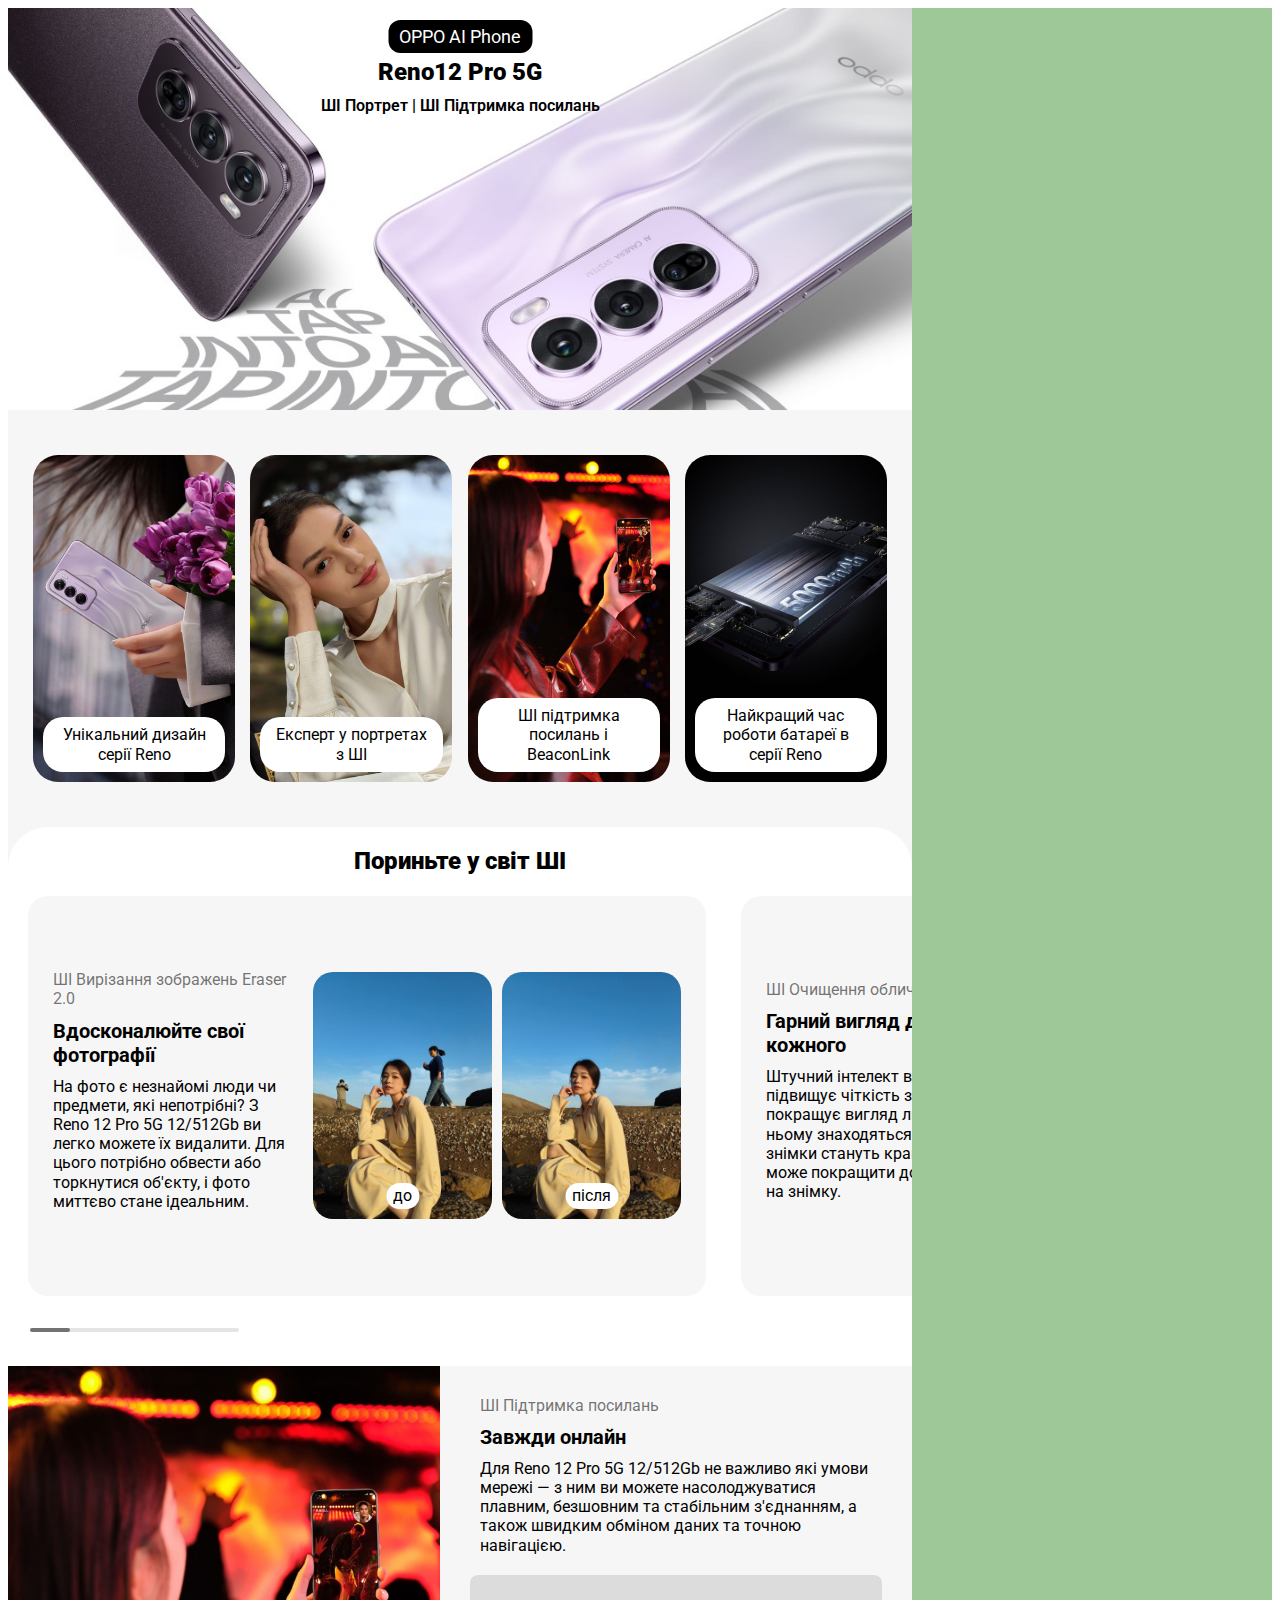
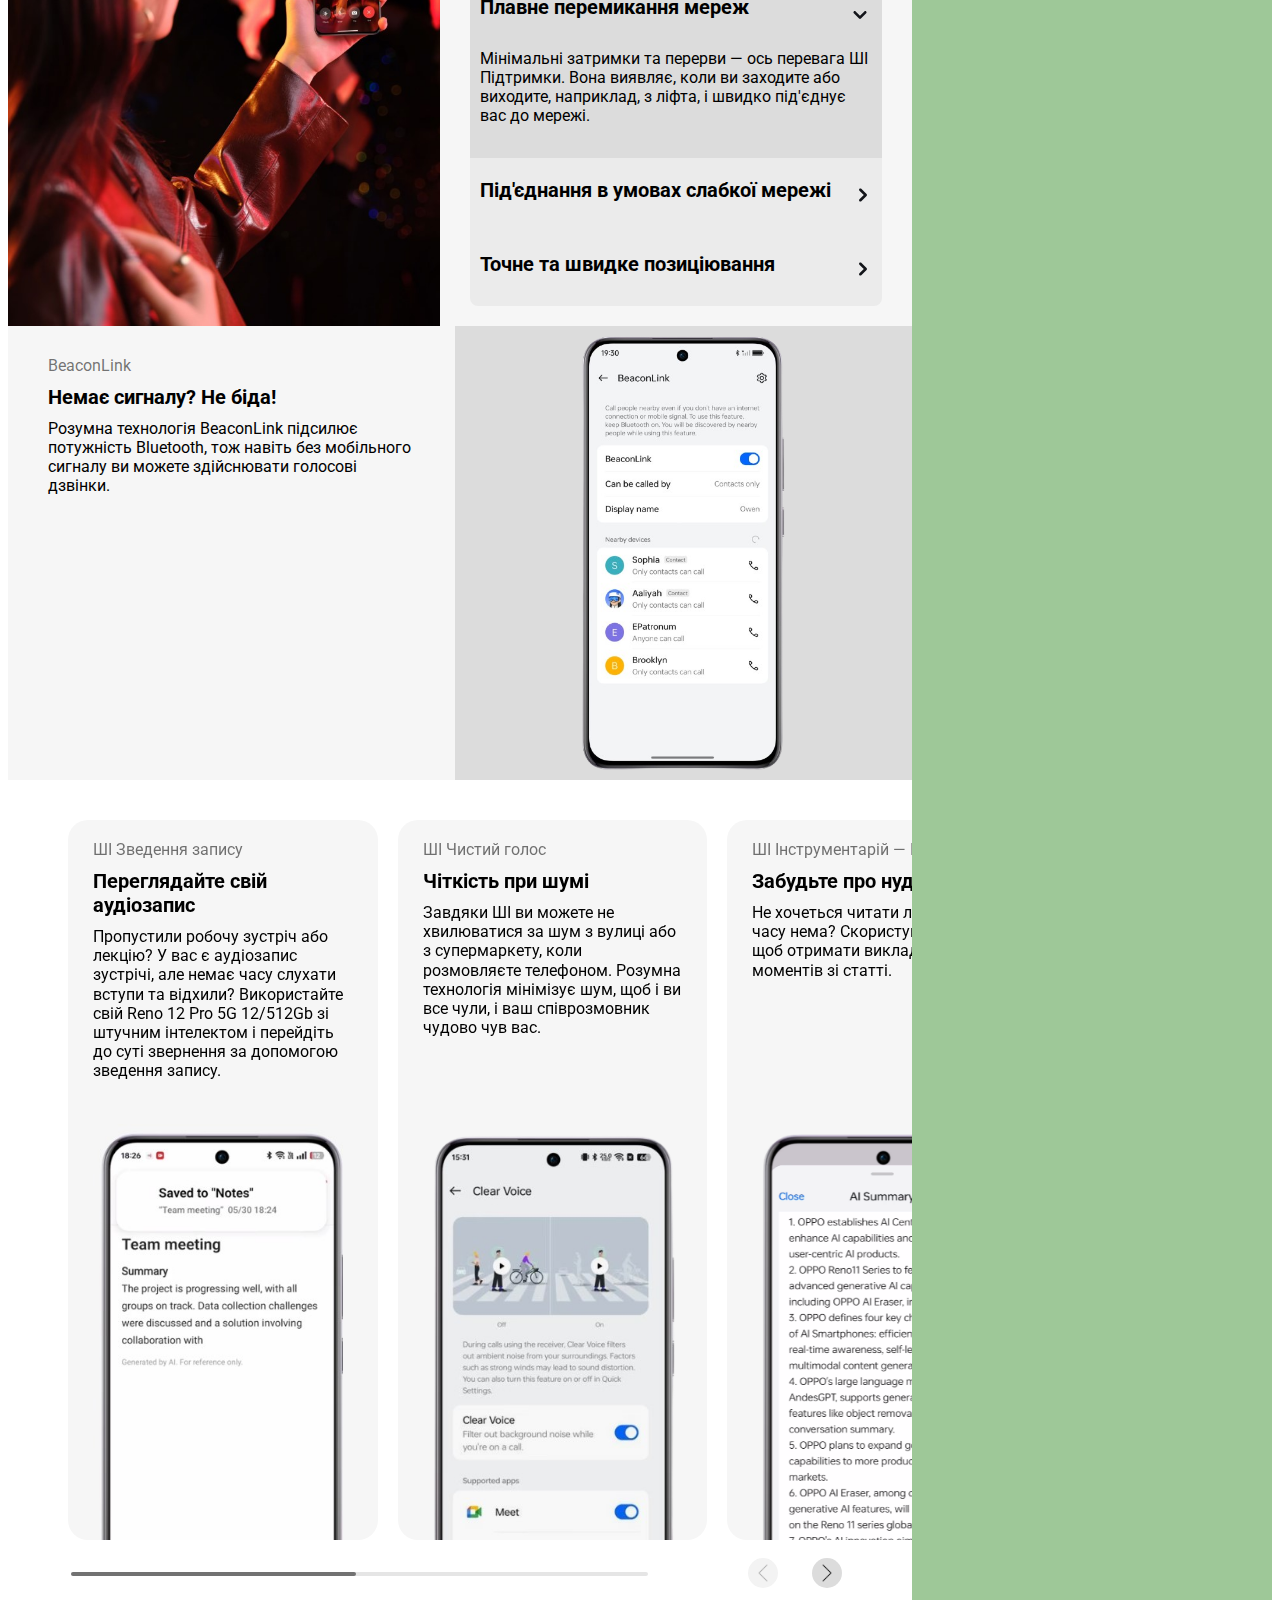
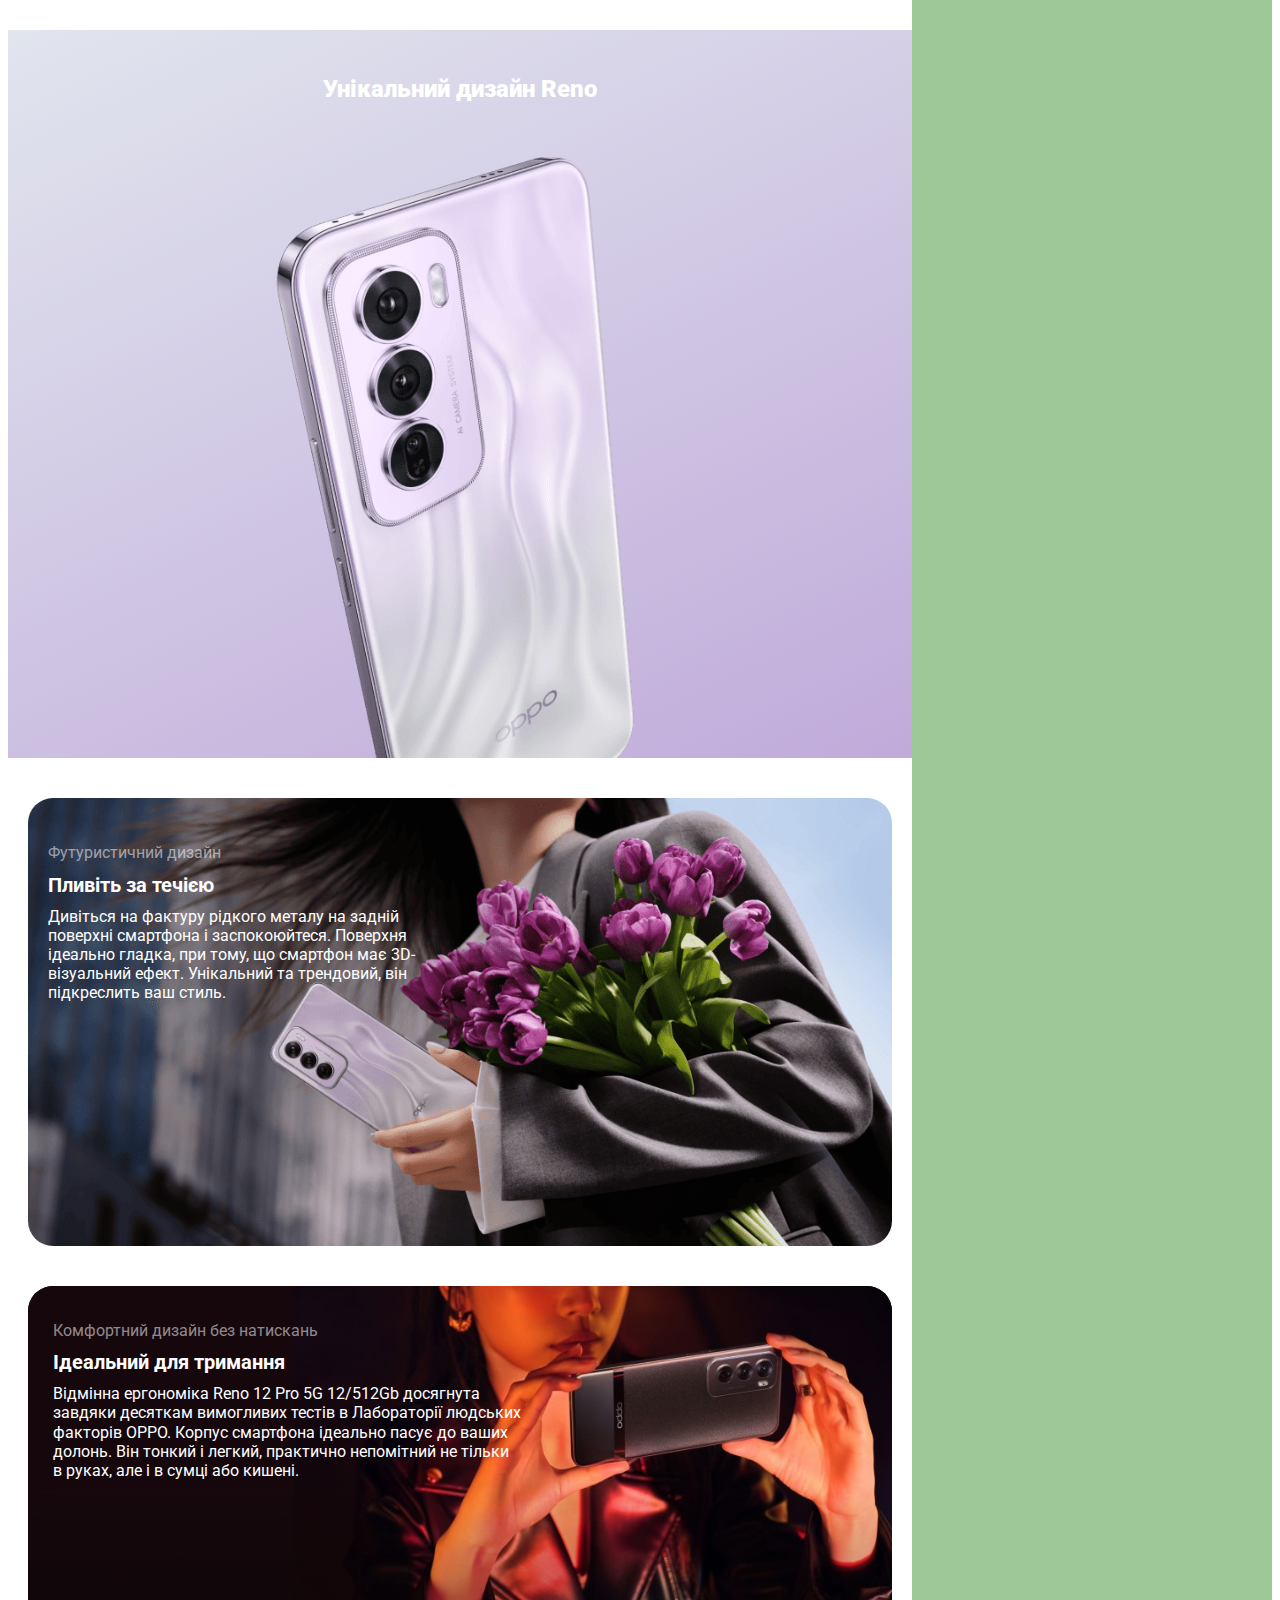
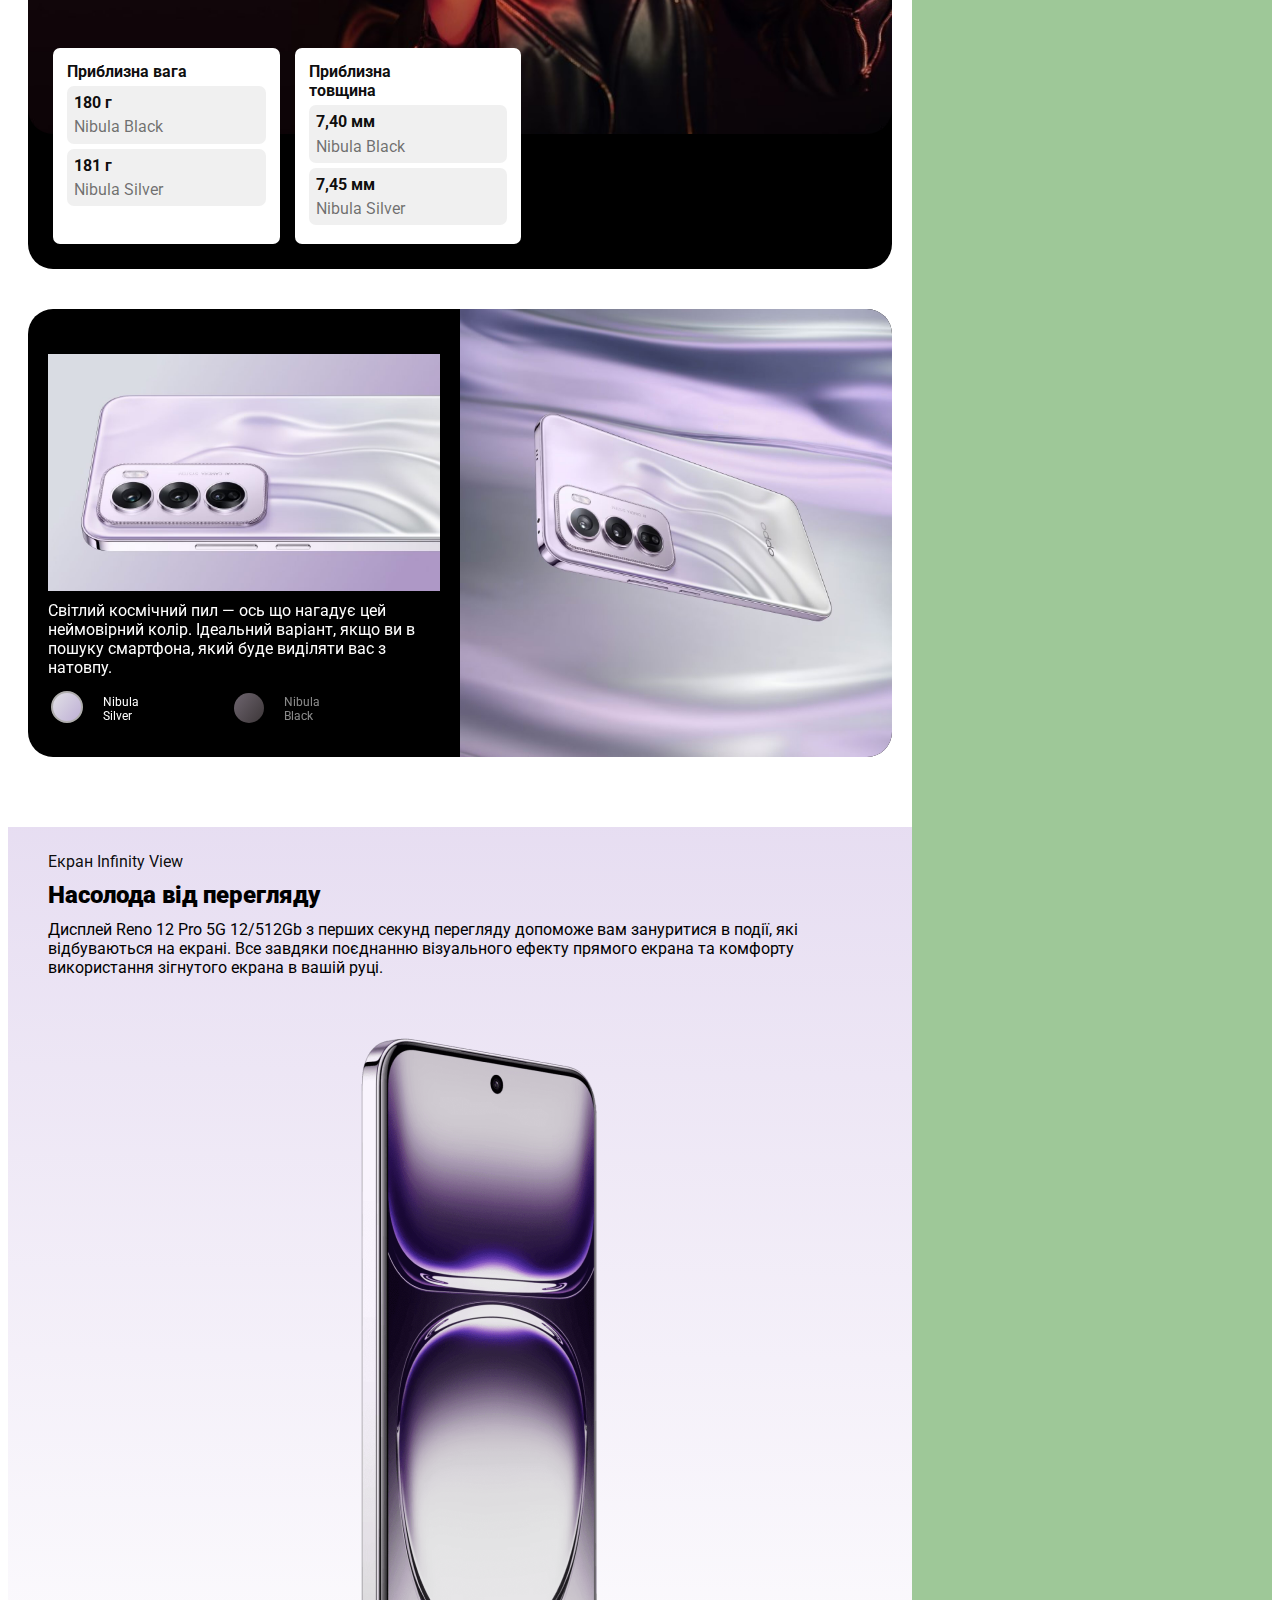
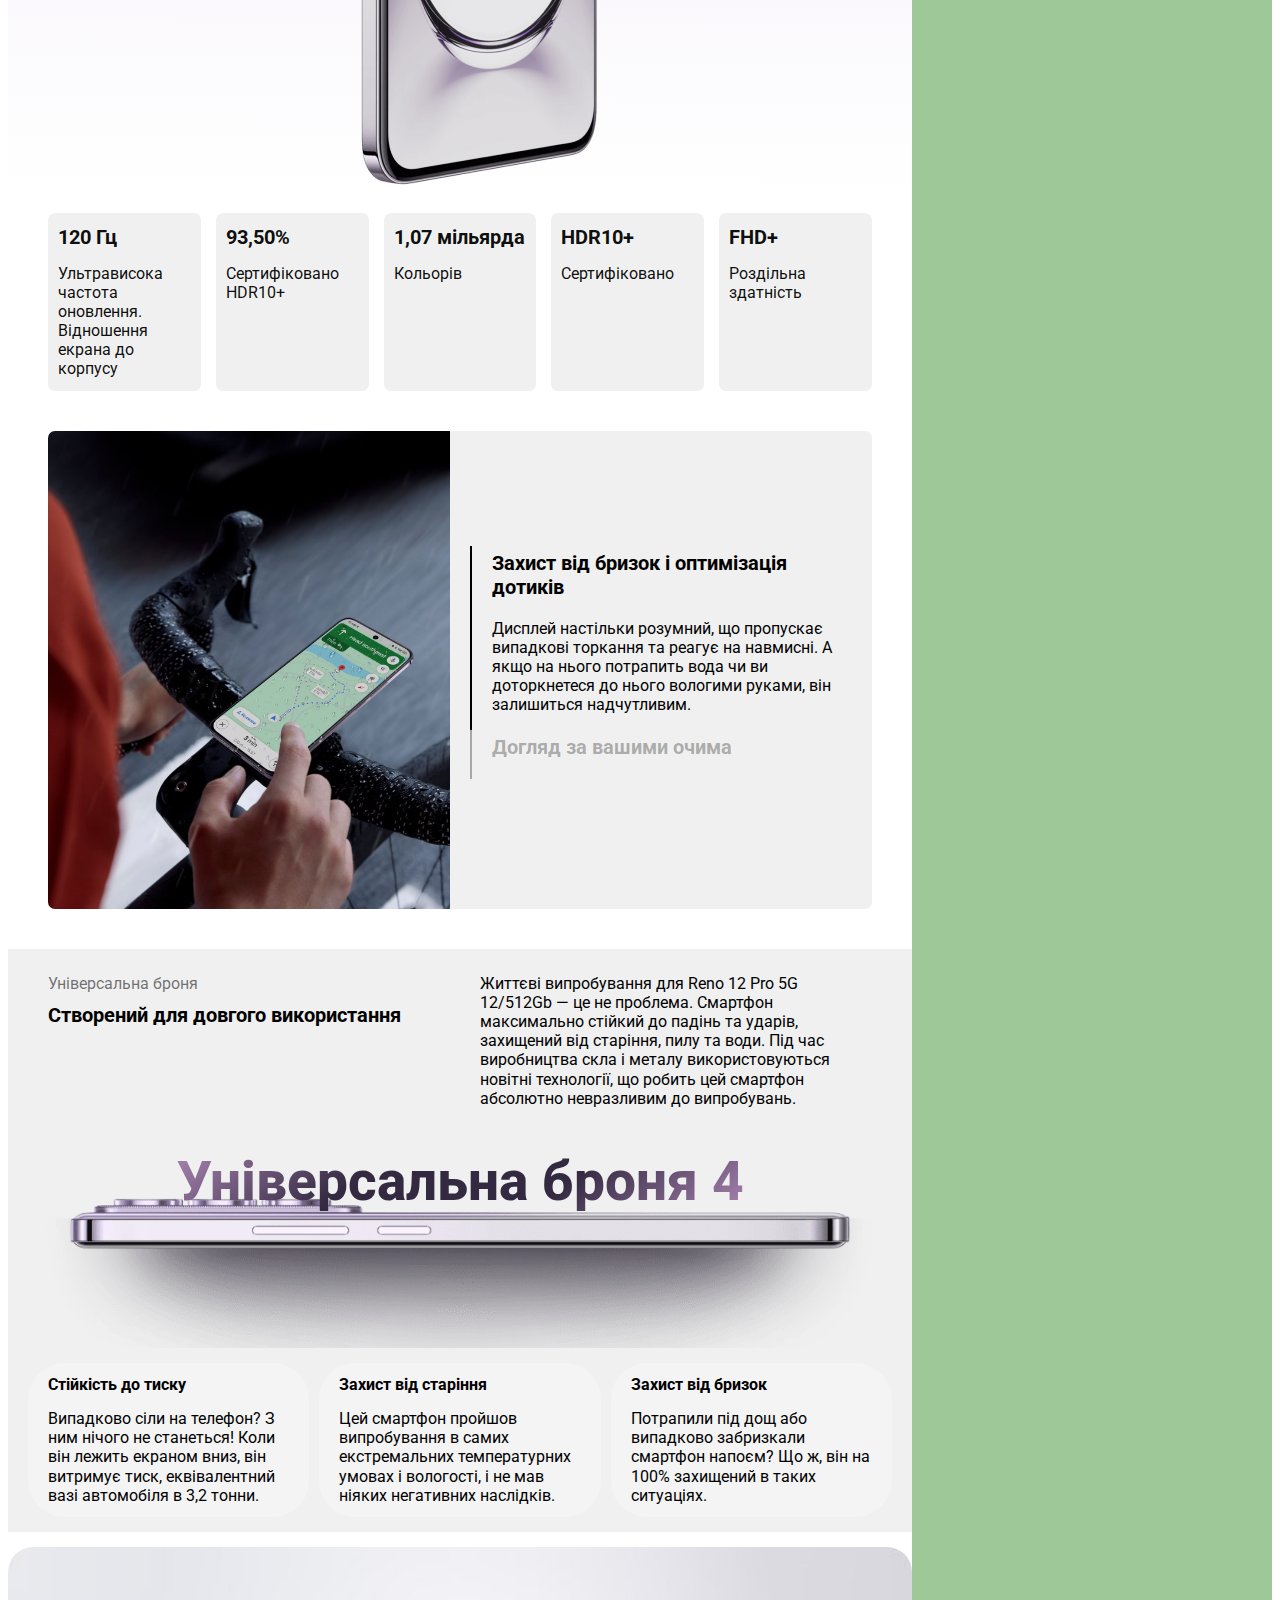
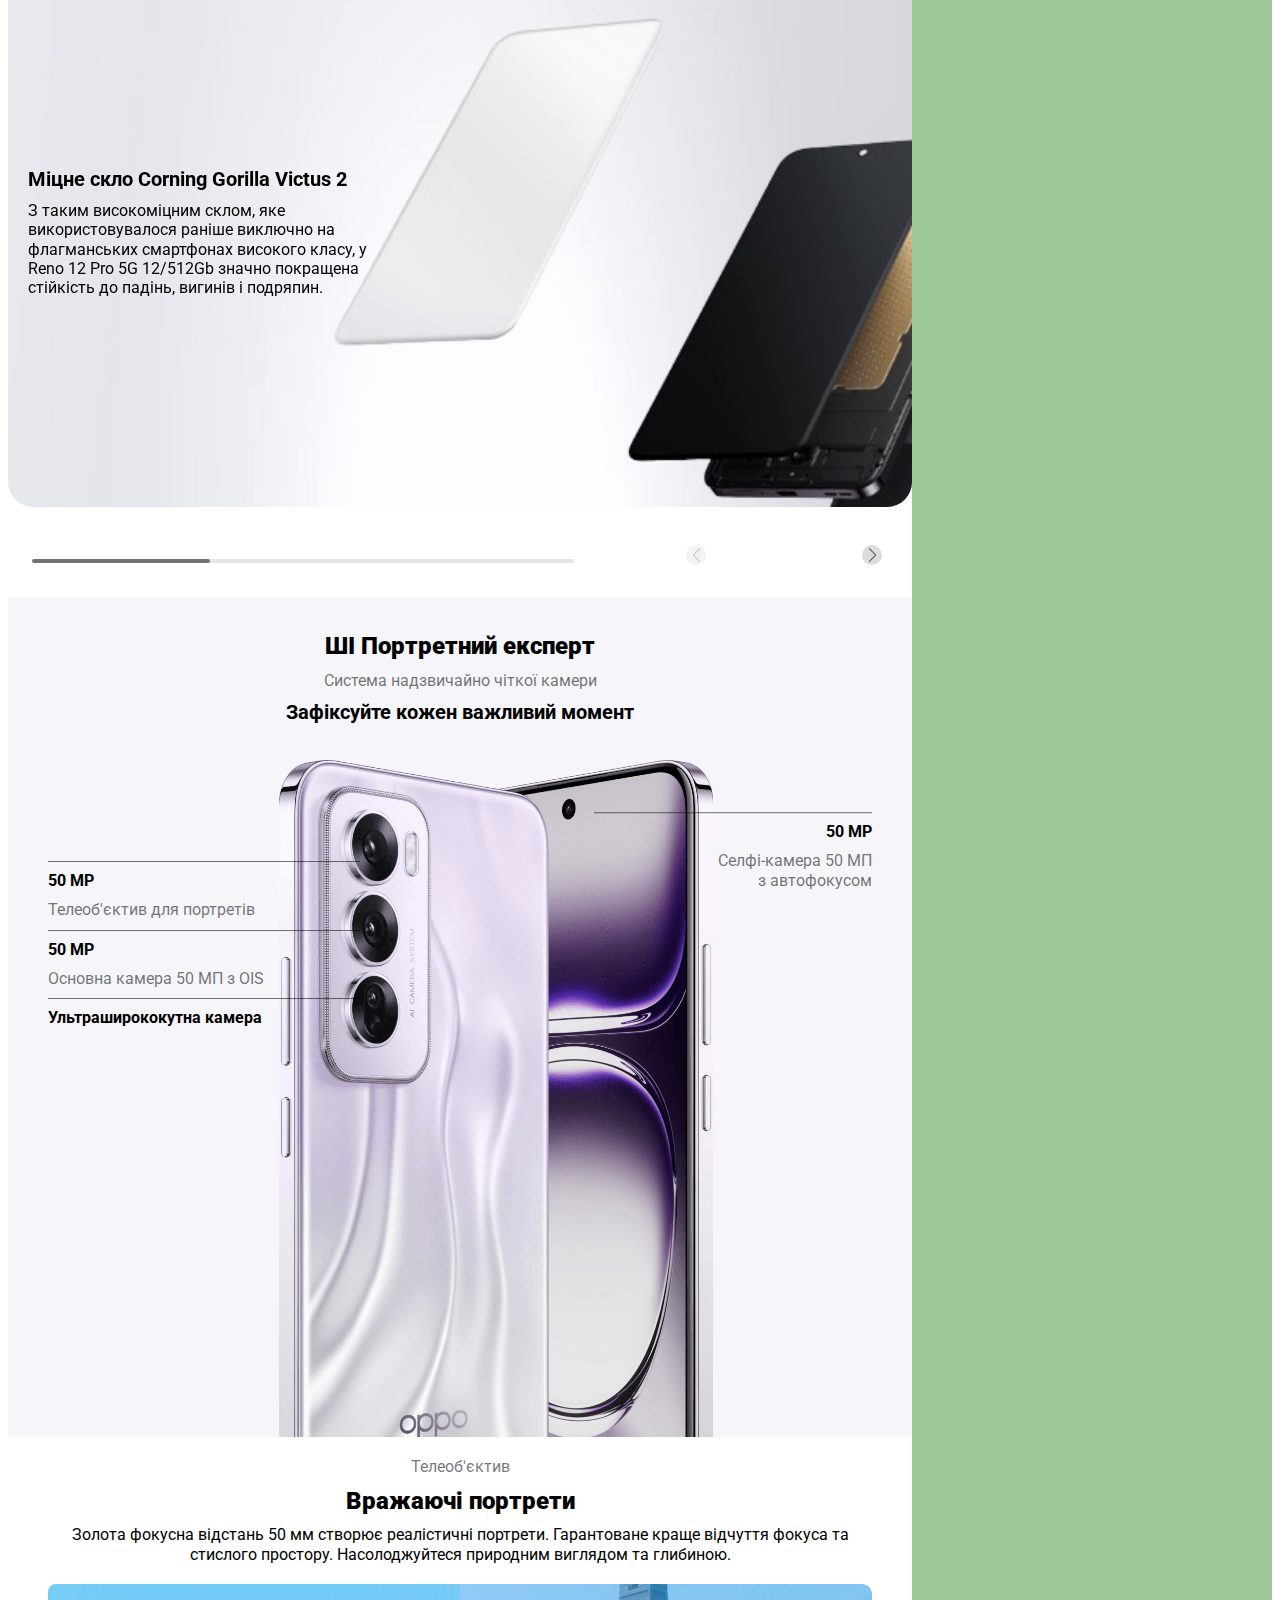
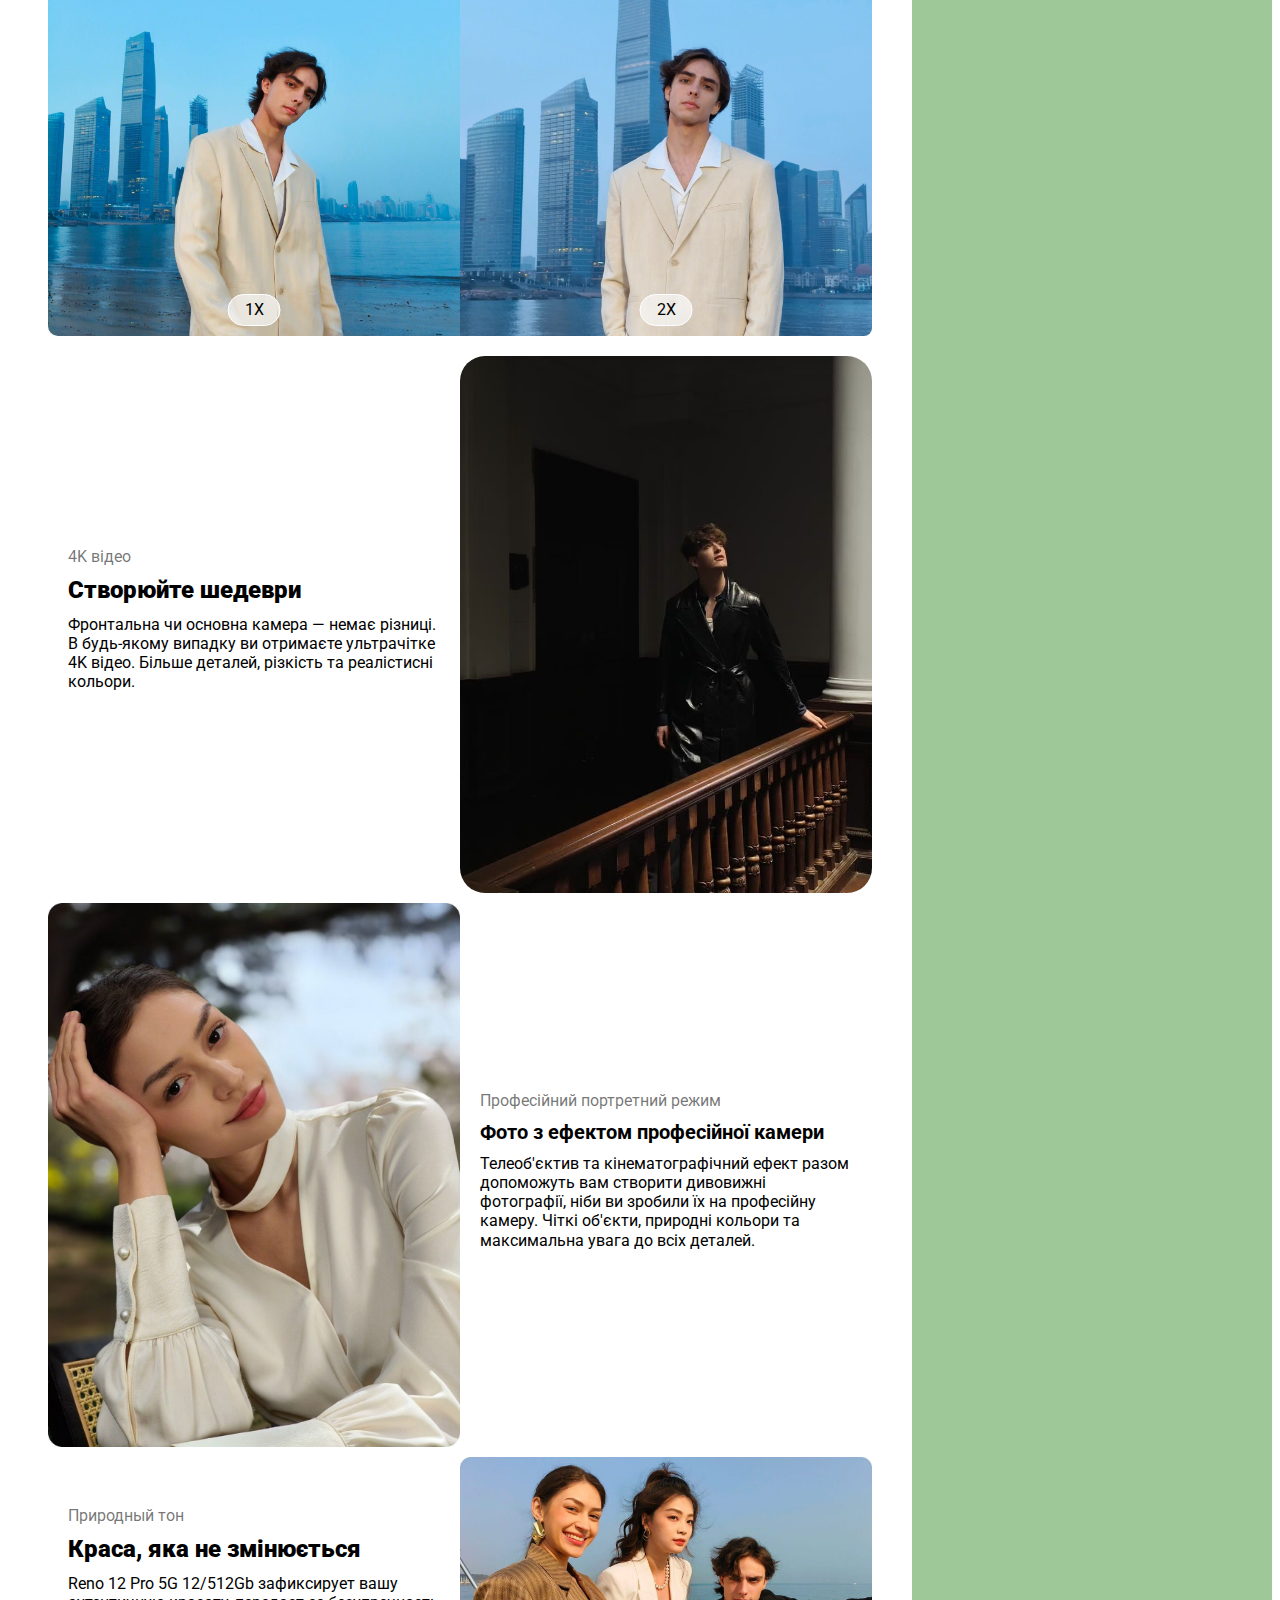
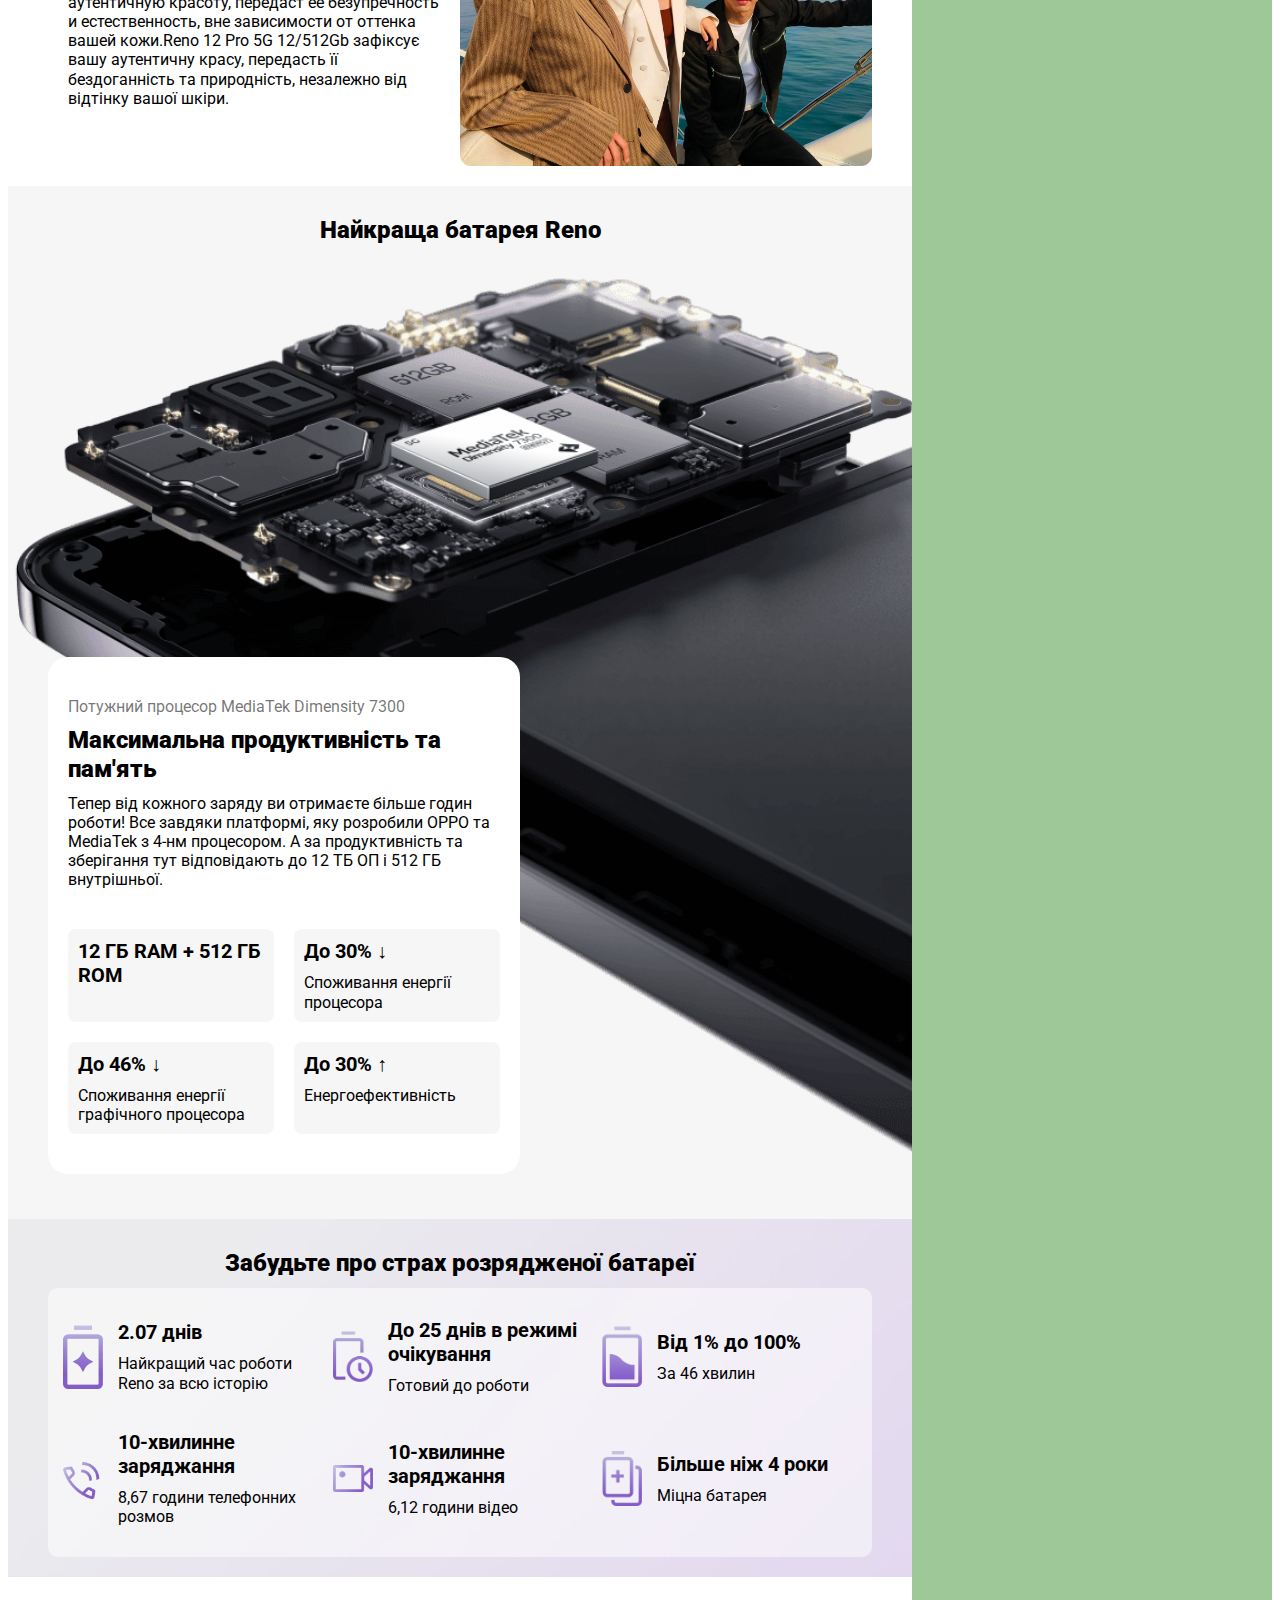
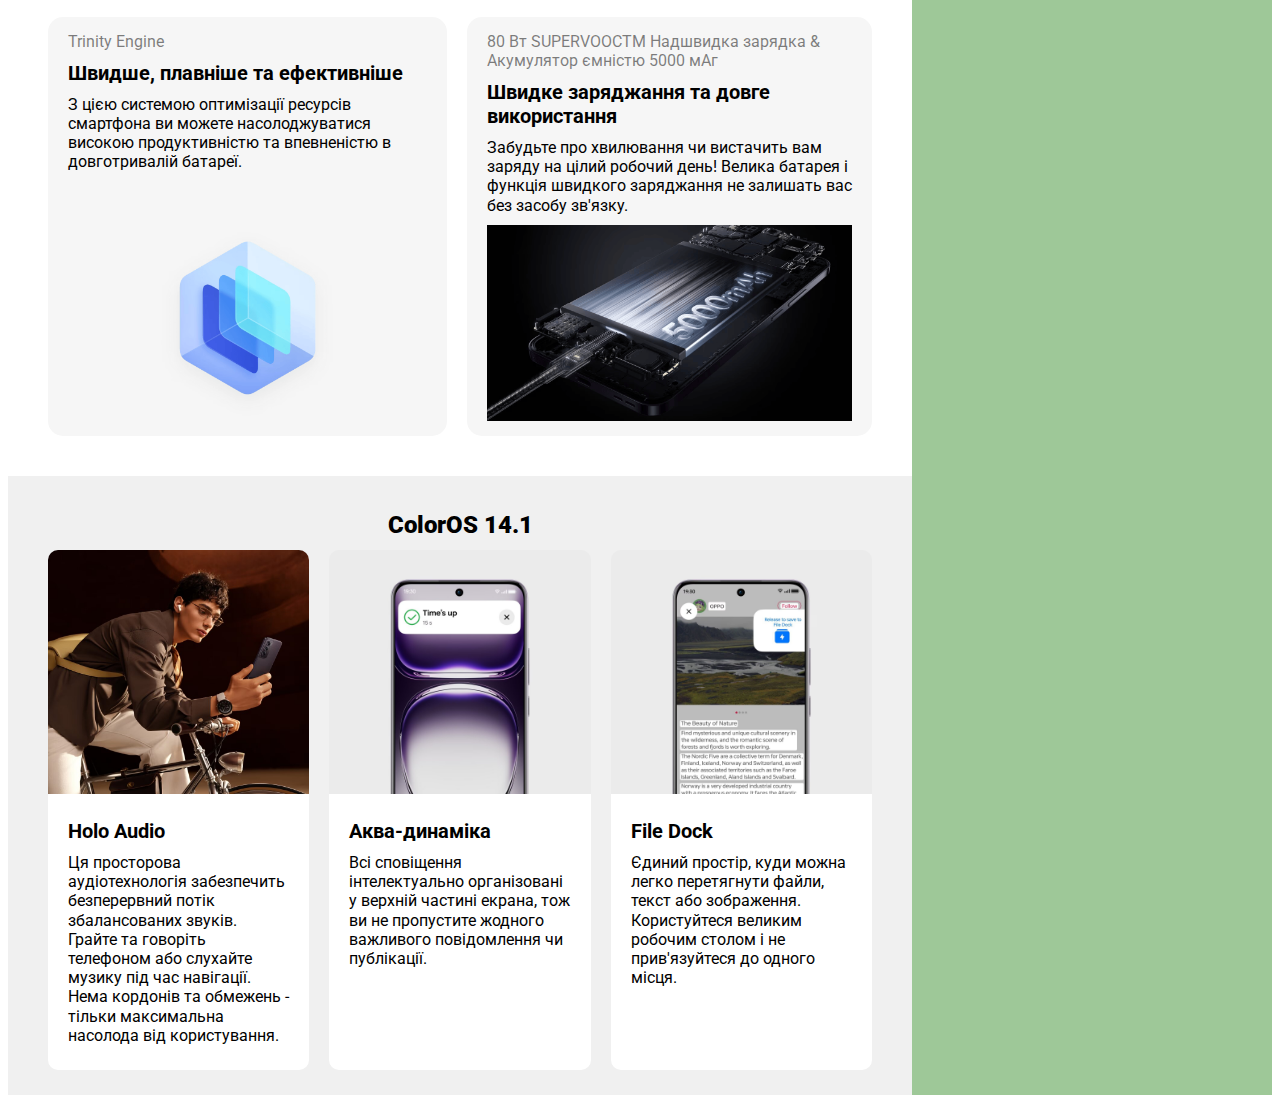
<file: index.html>
<!DOCTYPE html>
<html lang="ua">
  <head>
    <meta charset="UTF-8" />
    <meta name="viewport" content="width=device-width, initial-scale=1.0" />
    <title>Document</title>
    <link
      rel="stylesheet"
      href="https://cdn.jsdelivr.net/npm/swiper@9/swiper-bundle.min.css"
    />
    <link rel="stylesheet" href="./css/style.css" />
    <link rel="stylesheet" href="./css/style.sass" />
  </head>

  <body>
    <div
      id="rkt-oppoReno12pro"
      class="rkt-global-style rkt-oppoReno12pro__style"
    >
      <div class="rkt-oppoReno12pro__wrapper">
        <div class="rkt-oppoReno12pro__container">
          <div class="rkt-oppoReno12pro__top top-oppoReno12pro">
            <div class="top-oppoReno12pro__inner">
              <picture class="top-oppoReno12pro__img">
                <source
                  media="(max-width: 767.98px)"
                  srcset="./img/img01_mob.jpg"
                />
                <source
                  media="(min-width: 768px)"
                  srcset="./img/img01_web.jpg"
                />
                <img src="./img/img01_web.jpg" alt="" />
              </picture>
              <div class="top-oppoReno12pro__text">
                <p><span>OPPO AI Phone</span></p>
                <h2>Reno12 Pro 5G</h2>
                <p>ШІ Портрет | ШІ Підтримка посилань</p>
              </div>
            </div>
          </div>
          <div class="rkt-oppoReno12pro__box oppoReno12pro-spec">
            <div class="rkt-oppoReno12pro__bg">
              <div class="oppoReno12pro-spec__inner">
                <div class="oppoReno12pro-spec__items">
                  <div class="oppoReno12pro-spec__item">
                    <picture
                      class="rkt-oppoReno12pro__img oppoReno12pro-spec__img"
                    >
                      <source
                        media="(max-width: 767.98px)"
                        srcset="./img/img02_1_mob.jpg"
                      />
                      <source
                        media="(min-width: 768px)"
                        srcset="./img/img02_1.jpg"
                      />
                      <img src="./img/img02_1.jpg" alt="" />
                    </picture>
                    <div class="oppoReno12pro-spec__text">
                      <p>
                        <span>Унікальний дизайн серії Reno</span>
                      </p>
                    </div>
                  </div>
                  <div class="oppoReno12pro-spec__item">
                    <picture
                      class="rkt-oppoReno12pro__img oppoReno12pro-spec__img"
                    >
                      <source
                        media="(max-width: 767.98px)"
                        srcset="./img/img02_2_mob.jpg"
                      />
                      <source
                        media="(min-width: 768px)"
                        srcset="./img/img02_2.jpg"
                      />
                      <img src="./img/img02_2.jpg" alt="" />
                    </picture>
                    <div class="oppoReno12pro-spec__text">
                      <p>
                        <span>Експерт у портретах з ШІ</span>
                      </p>
                    </div>
                  </div>
                  <div class="oppoReno12pro-spec__item">
                    <picture
                      class="rkt-oppoReno12pro__img oppoReno12pro-spec__img"
                    >
                      <source
                        media="(max-width: 767.98px)"
                        srcset="./img/img02_3_mob.jpg"
                      />
                      <source
                        media="(min-width: 768px)"
                        srcset="./img/img02_3.jpg"
                      />
                      <img src="./img/img02_3.jpg" alt="" />
                    </picture>
                    <div class="oppoReno12pro-spec__text">
                      <p>
                        <span>ШІ підтримка посилань і BeaconLink</span>
                      </p>
                    </div>
                  </div>
                  <div class="oppoReno12pro-spec__item">
                    <picture
                      class="rkt-oppoReno12pro__img oppoReno12pro-spec__img"
                    >
                      <source
                        media="(max-width: 767.98px)"
                        srcset="./img/img02_4_mob.jpg"
                      />
                      <source
                        media="(min-width: 768px)"
                        srcset="./img/img02_4.jpg"
                      />
                      <img src="./img/img02_4.jpg" alt="" />
                    </picture>
                    <div class="oppoReno12pro-spec__text">
                      <p>
                        <span>Найкращий час роботи батареї в серії Reno</span>
                      </p>
                    </div>
                  </div>
                </div>
              </div>
            </div>
          </div>
          <div class="rkt-oppoReno12pro__slider oppoReno12pro-ai-slider">
            <div class="rkt-oppoReno12pro__bg">
              <div class="oppoReno12pro-ai-slider__inner">
                <div class="oppoReno12pro-ai-slider__title">
                  <h2>Пориньте у світ ШІ</h2>
                </div>
                <div class="oppoReno12pro-ai-slider__swiper swiper">
                  <div class="oppoReno12pro-ai-slider__wrapper swiper-wrapper">
                    <div class="oppoReno12pro-ai-slider__slide swiper-slide">
                      <div class="oppoReno12pro-ai-slider__card">
                        <div class="oppoReno12pro-ai-slider__text">
                          <p><span>ШІ Вирізання зображень Eraser 2.0</span></p>
                          <h3>Вдосконалюйте свої фотографії</h3>
                          <p>
                            На фото є незнайомі люди чи предмети, які
                            непотрібні? З Reno 12 Pro 5G 12/512Gb ви легко
                            можете їх видалити. Для цього потрібно обвести або
                            торкнутися об'єкту, і фото миттєво стане ідеальним.
                          </p>
                        </div>
                        <div class="oppoReno12pro-ai-slider__items">
                          <div class="oppoReno12pro-ai-slider__item">
                            <picture class="oppoReno12pro-ai-slider__item-img">
                              <source
                                media="(max-width: 767.98px)"
                                srcset="./img/img03_11_mob.jpg"
                              />
                              <source
                                media="(min-width: 768px)"
                                srcset="./img/img03_11.jpg"
                              />
                              <img src="./img/img03_11.jpg" alt="" />
                            </picture>
                            <div class="oppoReno12pro-ai-slider__item-text">
                              <p>до</p>
                            </div>
                          </div>
                          <div class="oppoReno12pro-ai-slider__item">
                            <picture class="oppoReno12pro-ai-slider__item-img">
                              <source
                                media="(max-width: 767.98px)"
                                srcset="./img/img03_12_mob.jpg"
                              />
                              <source
                                media="(min-width: 768px)"
                                srcset="./img/img03_12.jpg"
                              />
                              <img src="./img/img03_12.jpg" alt="" />
                            </picture>
                            <div class="oppoReno12pro-ai-slider__item-text">
                              <p>після</p>
                            </div>
                          </div>
                        </div>
                      </div>
                    </div>
                    <div class="oppoReno12pro-ai-slider__slide swiper-slide">
                      <div class="oppoReno12pro-ai-slider__card">
                        <div class="oppoReno12pro-ai-slider__text">
                          <p><span>ШІ Очищення обличчя</span></p>
                          <h3>Гарний вигляд для кожного</h3>
                          <p>
                            Штучний інтелект в смартфоні підвищує чіткість
                            знімка і покращує вигляд людей, які на ньому
                            знаходяться. Групові знімки стануть краще — ШІ може
                            покращити до 10 людей на знімку.
                          </p>
                        </div>
                        <div class="oppoReno12pro-ai-slider__items">
                          <div class="oppoReno12pro-ai-slider__item">
                            <picture class="oppoReno12pro-ai-slider__item-img">
                              <source
                                media="(max-width: 767.98px)"
                                srcset="./img/img03_21_mob.jpg"
                              />
                              <source
                                media="(min-width: 768px)"
                                srcset="./img/img03_21.jpg"
                              />
                              <img src="./img/img03_21.jpg" alt="" />
                            </picture>
                            <div class="oppoReno12pro-ai-slider__item-text">
                              <p>до</p>
                            </div>
                          </div>
                          <div class="oppoReno12pro-ai-slider__item">
                            <picture class="oppoReno12pro-ai-slider__item-img">
                              <source
                                media="(max-width: 767.98px)"
                                srcset="./img/img03_22_mob.jpg"
                              />
                              <source
                                media="(min-width: 768px)"
                                srcset="./img/img03_22.jpg"
                              />
                              <img src="./img/img03_22.jpg" alt="" />
                            </picture>
                            <div class="oppoReno12pro-ai-slider__item-text">
                              <p>після</p>
                            </div>
                          </div>
                        </div>
                      </div>
                    </div>
                    <div class="oppoReno12pro-ai-slider__slide swiper-slide">
                      <div class="oppoReno12pro-ai-slider__card">
                        <div class="oppoReno12pro-ai-slider__text">
                          <p><span>ШІ Найкраще обличчя</span></p>
                          <h3>Ніяких закритих очей</h3>
                          <p>
                            Хтось моргнув на спільному знімку? ШІ виправить і
                            це, моментально відкривши очі в один клік!
                          </p>
                        </div>
                        <div class="oppoReno12pro-ai-slider__items">
                          <div class="oppoReno12pro-ai-slider__item">
                            <picture class="oppoReno12pro-ai-slider__item-img">
                              <source
                                media="(max-width: 767.98px)"
                                srcset="./img/img03_31_mob.jpg"
                              />
                              <source
                                media="(min-width: 768px)"
                                srcset="./img/img03_31.jpg"
                              />
                              <img src="./img/img03_31.jpg" alt="" />
                            </picture>
                            <div class="oppoReno12pro-ai-slider__item-text">
                              <p>до</p>
                            </div>
                          </div>
                          <div class="oppoReno12pro-ai-slider__item">
                            <picture class="oppoReno12pro-ai-slider__item-img">
                              <source
                                media="(max-width: 767.98px)"
                                srcset="./img/img03_32_mob.jpg"
                              />
                              <source
                                media="(min-width: 768px)"
                                srcset="./img/img03_32.jpg"
                              />
                              <img src="./img/img03_32.jpg" alt="" />
                            </picture>
                            <div class="oppoReno12pro-ai-slider__item-text">
                              <p>після</p>
                            </div>
                          </div>
                        </div>
                      </div>
                    </div>
                    <div class="oppoReno12pro-ai-slider__slide swiper-slide">
                      <div class="oppoReno12pro-ai-slider__card">
                        <div class="oppoReno12pro-ai-slider__text">
                          <p>
                            <span>ШІ Розумне вирізання зображень 2.0 </span>
                          </p>
                          <h3>Створюйте нове</h3>
                          <p>
                            В одному додатку можна зробити все, що потрібно! В
                            тому числі й швидко вирізати людей та тварин зі
                            знімка, додати емодзі, фони та стікери. Створюйте
                            унікальний контент для соцмереж!
                          </p>
                        </div>
                        <div class="oppoReno12pro-ai-slider__items">
                          <div class="oppoReno12pro-ai-slider__item">
                            <picture class="oppoReno12pro-ai-slider__item-img">
                              <source
                                media="(max-width: 767.98px)"
                                srcset="./img/img03_4_mob.jpg"
                              />
                              <source
                                media="(min-width: 768px)"
                                srcset="./img/img03_4.jpg"
                              />
                              <img src="./img/img03_4.jpg" alt="" />
                            </picture>
                          </div>
                        </div>
                      </div>
                    </div>
                    <div class="oppoReno12pro-ai-slider__slide swiper-slide">
                      <div class="oppoReno12pro-ai-slider__card">
                        <div class="oppoReno12pro-ai-slider__text">
                          <p><span>ШІ Студія</span></p>
                          <h3>Творіть без обмежень</h3>
                          <p>
                            ШІ студія — місце, де перед вами відкривається новий
                            світ творчості! Створюйте неймовірні зображення з
                            одного лиш фото. Змінюйте зачіску, додавайте фон та
                            багато чого іншого.
                          </p>
                        </div>
                        <div class="oppoReno12pro-ai-slider__items">
                          <div class="oppoReno12pro-ai-slider__item">
                            <div class="oppoReno12pro-ai-slider__item-img">
                              <img src="./img/img03_5.jpg" alt="" />
                            </div>
                          </div>
                        </div>
                      </div>
                    </div>
                  </div>
                  <div
                    class="swiper-button-next oppoReno12pro-ai-slider__next"
                  ></div>
                  <div
                    class="swiper-button-prev oppoReno12pro-ai-slider__prev"
                  ></div>
                  <div
                    class="oppoReno12pro-ai-slider__scrollbar swiper-scrollbar"
                  ></div>
                </div>
              </div>
            </div>
          </div>
          <div class="rkt-oppoReno12pro__row row-rkt-oppoReno12pro">
            <div class="rkt-oppoReno12pro__bg">
              <div
                class="row-rkt-oppoReno12pro__inner oppoReno12pro-aiOnline__inner"
              >
                <div
                  class="row-rkt-oppoReno12pro__image oppoReno12pro-aiOnline__image"
                >
                  <img src="./img/img04.jpg" alt="" />
                </div>
                <div
                  class="row-rkt-oppoReno12pro__item oppoReno12pro-aiOnline__item"
                >
                  <div
                    class="row-rkt-oppoReno12pro__text oppoReno12pro-aiOnline__text"
                  >
                    <p><span>ШІ Підтримка посилань</span></p>
                    <h3>Завжди онлайн</h3>
                    <p>
                      Для Reno 12 Pro 5G 12/512Gb не важливо які умови мережі —
                      з ним ви можете насолоджуватися плавним, безшовним та
                      стабільним з'єднанням, а також швидким обміном даних та
                      точною навігацією.
                    </p>
                  </div>
                  <div
                    class="row-rkt-oppoReno12pro__accordion accordion-oppoReno12pro"
                  >
                    <div class="accordion-oppoReno12pro__title">
                      <h4>Плавне перемикання мереж</h4>
                    </div>
                    <div class="accordion-oppoReno12pro__panel">
                      <p>
                        Мінімальні затримки та перерви — ось перевага ШІ
                        Підтримки. Вона виявляє, коли ви заходите або виходите,
                        наприклад, з ліфта, і швидко під'єднує вас до мережі.
                      </p>
                    </div>
                    <div class="accordion-oppoReno12pro__title">
                      <h4>Під'єднання в умовах слабкої мережі</h4>
                    </div>
                    <div class="accordion-oppoReno12pro__panel">
                      <p>
                        Навіть якщо ви знаходитеся в зоні слабкого сигналу — ви
                        завжди будете залишатися на зв'язку. В таких місцях як
                        підземний паркінг або людяна площа у вас все ще буде
                        швидкий обмін повідомленнями та медіа.
                      </p>
                    </div>
                    <div
                      class="accordion-oppoReno12pro__title accordion-oppoReno12pro__title_br"
                    >
                      <h4>Точне та швидке позиціювання</h4>
                    </div>
                    <div
                      class="accordion-oppoReno12pro__panel accordion-oppoReno12pro__panel_br"
                    >
                      <p>
                        Ви завжди будете отримувати точне місцеперебування та
                        маршрут під час навігації, навіть якщо ви знаходитеся в
                        складних міських умовах.
                      </p>
                    </div>
                  </div>
                </div>
              </div>
              <div
                class="row-rkt-oppoReno12pro__inner row-rkt-oppoReno12pro__inner_rev oppoReno12pro-beaconLink__inner"
              >
                <div
                  class="row-rkt-oppoReno12pro__image oppoReno12pro-beaconLink__image"
                >
                  <img src="./img/img05.png" alt="" />
                </div>
                <div
                  class="row-rkt-oppoReno12pro__item oppoReno12pro-beaconLink__item"
                >
                  <div
                    class="row-rkt-oppoReno12pro__text oppoReno12pro-beaconLink__text"
                  >
                    <p><span>BeaconLink</span></p>
                    <h3>Немає сигналу? Не біда!</h3>
                    <p>
                      Розумна технологія BeaconLink підсилює потужність
                      Bluetooth, тож навіть без мобільного сигналу ви можете
                      здійснювати голосові дзвінки.
                    </p>
                  </div>
                </div>
              </div>
            </div>
          </div>
          <div class="rkt-oppoReno12pro__slider oppoReno12pro-vids-slider">
            <div class="oppoReno12pro-vids-slider__inner">
              <div class="oppoReno12pro-vids-slider__swiper swiper">
                <div class="oppoReno12pro-vids-slider__wrapper swiper-wrapper">
                  <div class="oppoReno12pro-vids-slider__slide swiper-slide">
                    <div class="oppoReno12pro-vids-slider__card">
                      <div class="oppoReno12pro-vids-slider__text">
                        <p><span>ШІ Зведення запису</span></p>
                        <h3>Переглядайте свій аудіозапис</h3>
                        <p>
                          Пропустили робочу зустріч або лекцію? У вас є
                          аудіозапис зустрічі, але немає часу слухати вступи та
                          відхили? Використайте свій Reno 12 Pro 5G 12/512Gb зі
                          штучним інтелектом і перейдіть до суті звернення за
                          допомогою зведення запису.
                        </p>
                      </div>
                      <div class="oppoReno12pro-vids-slider__image">
                        <img src="./img/img06_1.jpg" alt="" />
                      </div>
                    </div>
                  </div>
                  <div class="oppoReno12pro-vids-slider__slide swiper-slide">
                    <div class="oppoReno12pro-vids-slider__card">
                      <div class="oppoReno12pro-vids-slider__text">
                        <p><span>ШІ Чистий голос</span></p>
                        <h3>Чіткість при шумі</h3>
                        <p>
                          Завдяки ШІ ви можете не хвилюватися за шум з вулиці
                          або з супермаркету, коли розмовляєте телефоном.
                          Розумна технологія мінімізує шум, щоб і ви все чули, і
                          ваш співрозмовник чудово чув вас.
                        </p>
                      </div>
                      <div class="oppoReno12pro-vids-slider__image">
                        <img src="./img/img06_2.png" alt="" />
                      </div>
                    </div>
                  </div>
                  <div class="oppoReno12pro-vids-slider__slide swiper-slide">
                    <div class="oppoReno12pro-vids-slider__card">
                      <div class="oppoReno12pro-vids-slider__text">
                        <p><span>ШІ Інструментарій — ШІ Зведення</span></p>
                        <h3>Забудьте про нудьгу</h3>
                        <p>
                          Не хочеться читати лонгрід або часу нема?
                          Скористуйтеся ШІ, щоб отримати виклад ключових
                          моментів зі статті.
                        </p>
                      </div>
                      <div class="oppoReno12pro-vids-slider__image">
                        <img src="./img/img06_3.png" alt="" />
                      </div>
                    </div>
                  </div>
                  <div class="oppoReno12pro-vids-slider__slide swiper-slide">
                    <div class="oppoReno12pro-vids-slider__card">
                      <div class="oppoReno12pro-vids-slider__text">
                        <p><span>ШІ Інструментарій — ШІ Письменник</span></p>
                        <h3>Допомога з текстами</h3>
                        <p>
                          ШІ Письменник допоможе вам у написанні постів та
                          коментарів. Він пропонує розумні та доречні фрази,
                          додаючи стиль реченням.
                        </p>
                      </div>
                      <div class="oppoReno12pro-vids-slider__image">
                        <img src="./img/img06_4.jpg" alt="" />
                      </div>
                    </div>
                  </div>
                  <div class="oppoReno12pro-vids-slider__slide swiper-slide">
                    <div class="oppoReno12pro-vids-slider__card">
                      <div class="oppoReno12pro-vids-slider__text">
                        <p><span>ШІ Інструментарій — ШІ Спікер</span></p>
                        <h3>Легке читання</h3>
                        <p>
                          Дайте очам відпочинок і залиште читання для ШІ
                          спікера. Він може прочитати вам вибраний текст, поки
                          ви відпочиваєте чи займаєтеся своїми справами.
                        </p>
                      </div>
                      <div class="oppoReno12pro-vids-slider__image">
                        <img src="./img/img06_5.jpg" alt="" />
                      </div>
                    </div>
                  </div>
                </div>
                <div
                  class="swiper-button-next oppoReno12pro-vids-slider__next"
                ></div>
                <div
                  class="swiper-button-prev oppoReno12pro-vids-slider__prev"
                ></div>
                <div
                  class="oppoReno12pro-vids-slider__scrollbar swiper-scrollbar"
                ></div>
              </div>
            </div>
          </div>
          <div class="rkt-oppoReno12pro__banner oppoReno12pro-design">
            <div class="oppoReno12pro-design__bg">
              <div class="oppoReno12pro-design__inner">
                <div class="oppoReno12pro-design__text">
                  <h2>Унікальний дизайн Reno</h2>
                </div>
                <div class="oppoReno12pro-design__image">
                  <img src="./img/img07.png" alt="" />
                </div>
              </div>
            </div>
          </div>
          <div class="rkt-oppoReno12pro__banner oppoReno12pro-3dDesign">
            <div class="oppoReno12pro-3dDesign__inner">
              <div class="oppoReno12pro-3dDesign__text">
                <p><span>Футуристичний дизайн</span></p>
                <h3>Пливіть за течією</h3>
                <p>
                  Дивіться на фактуру рідкого металу на задній поверхні
                  смартфона і заспокоюйтеся. Поверхня ідеально гладка, при тому,
                  що смартфон має 3D-візуальний ефект. Унікальний та трендовий,
                  він підкреслить ваш стиль.
                </p>
              </div>
              <picture
                class="rkt-oppoReno12pro__img oppoReno12pro-3dDesign__image"
              >
                <source
                  media="(max-width: 650.98px)"
                  srcset="./img/img08_mob.jpg"
                />
                <source media="(min-width: 651px)" srcset="./img/img08.png" />
                <img src="./img/img08.png" alt="" />
              </picture>
            </div>
          </div>
          <div class="rkt-oppoReno12pro__banner oppoReno12pro-comfortDesign">
            <div class="oppoReno12pro-comfortDesign__inner">
              <div class="oppoReno12pro-comfortDesign__item">
                <div class="oppoReno12pro-comfortDesign__text">
                  <p><span>Комфортний дизайн без натискань</span></p>
                  <h3>Ідеальний для тримання</h3>
                  <p>
                    Відмінна ергономіка Reno 12 Pro 5G 12/512Gb досягнута
                    завдяки десяткам вимогливих тестів в Лабораторії людських
                    факторів OPPO. Корпус смартфона ідеально пасує до ваших
                    долонь. Він тонкий і легкий, практично непомітний не тільки
                    в руках, але і в сумці або кишені.
                  </p>
                </div>
                <div class="oppoReno12pro-comfortDesign__columns">
                  <div class="oppoReno12pro-comfortDesign__col">
                    <div class="oppoReno12pro-comfortDesign__col-title">
                      <p>Приблизна вага</p>
                    </div>
                    <div class="oppoReno12pro-comfortDesign__col-text">
                      <p><b>180 г</b></p>
                      <p><span>Nibula Black</span></p>
                    </div>
                    <div class="oppoReno12pro-comfortDesign__col-text">
                      <p><b>181 г</b></p>
                      <p><span>Nibula Silver</span></p>
                    </div>
                  </div>
                  <div class="oppoReno12pro-comfortDesign__col">
                    <div class="oppoReno12pro-comfortDesign__col-title">
                      <p>Приблизна товщина</p>
                    </div>
                    <div class="oppoReno12pro-comfortDesign__col-text">
                      <p><b>7,40 мм</b></p>
                      <p><span>Nibula Black</span></p>
                    </div>
                    <div class="oppoReno12pro-comfortDesign__col-text">
                      <p><b>7,45 мм</b></p>
                      <p><span>Nibula Silver</span></p>
                    </div>
                  </div>
                </div>
              </div>
              <picture
                class="rkt-oppoReno12pro__img oppoReno12pro-comfortDesign__image"
              >
                <source
                  media="(max-width: 650.98px)"
                  srcset="./img/img09_mob.jpg"
                />
                <source media="(min-width: 651px)" srcset="./img/img09.jpg" />
                <img src="./img/img09.jpg" alt="" />
              </picture>
            </div>
          </div>
          <div class="rkt-oppoReno12pro__slider oppoReno12pro-colors-slider">
            <div class="oppoReno12pro-colors-slider__carousel">
              <div
                class="oppoReno12pro-colors-slider__items oppoReno12pro-colors-slider__items_images"
              >
                <div class="right-oppoReno12pro-colors-slider__slider swiper">
                  <div
                    class="right-oppoReno12pro-colors-slider__wrapper swiper-wrapper"
                  >
                    <div
                      class="right-oppoReno12pro-colors-slider__slide swiper-slide"
                    >
                      <div class="right-oppoReno12pro-colors-slider__image">
                        <img src="./img/img10_12.jpg" alt="" />
                      </div>
                    </div>
                    <div
                      class="right-oppoReno12pro-colors-slider__slide swiper-slide"
                    >
                      <div class="right-oppoReno12pro-colors-slider__image">
                        <div class="right-oppoReno12pro-colors-slider__image">
                          <img src="./img/img10_22.png" alt="" />
                        </div>
                      </div>
                    </div>
                  </div>
                </div>
              </div>
              <div class="oppoReno12pro-colors-slider__items">
                <div class="left-oppoReno12pro-colors-slider__slider swiper">
                  <div
                    class="left-oppoReno12pro-colors-slider__wrapper swiper-wrapper"
                  >
                    <div
                      class="left-oppoReno12pro-colors-slider__slide swiper-slide"
                    >
                      <div class="left-oppoReno12pro-colors-slider__item">
                        <img src="./img/img10_11.jpg" alt="" />
                        <p>
                          Світлий космічний пил — ось що нагадує цей неймовірний
                          колір. Ідеальний варіант, якщо ви в пошуку смартфона,
                          який буде виділяти вас з натовпу.
                        </p>
                      </div>
                    </div>
                    <div
                      class="left-oppoReno12pro-colors-slider__slide swiper-slide"
                    >
                      <div class="left-oppoReno12pro-colors-slider__item">
                        <img src="./img/img10_21.jpg" alt="" />
                        <p>
                          Розкіш, елегантність та досконалість. Унікальні матові
                          та блискучі ділянки, розділені стильною стрічкою,
                          додають індивідуальності.
                        </p>
                      </div>
                    </div>
                  </div>
                  <div
                    class="left-oppoReno12pro-colors-slider-pagination swiper-pagination"
                  ></div>
                </div>
              </div>
            </div>
          </div>
          <div class="rkt-oppoReno12pro__box oppoReno12pro-screen">
            <div class="oppoReno12pro-screen__bg">
              <div class="oppoReno12pro-screen__inner">
                <div class="oppoReno12pro-screen__text">
                  <p><span>Екран Infinity View</span></p>
                  <h2>Насолода від перегляду</h2>
                  <p>
                    Дисплей Reno 12 Pro 5G 12/512Gb з перших секунд перегляду
                    допоможе вам зануритися в події, які відбуваються на екрані.
                    Все завдяки поєднанню візуального ефекту прямого екрана та
                    комфорту використання зігнутого екрана в вашій руці.
                  </p>
                </div>
                <div class="oppoReno12pro-screen__image">
                  <img src="./img/img11.png" alt="" />
                </div>
                <div class="oppoReno12pro-screen__columns">
                  <div class="oppoReno12pro-screen__col">
                    <p><span>120 Гц</span></p>
                    <p>
                      Ультрависока частота оновлення. Відношення екрана до
                      корпусу
                    </p>
                  </div>
                  <div class="oppoReno12pro-screen__col">
                    <p><span>93,50%</span></p>
                    <p>Сертифіковано HDR10+</p>
                  </div>
                  <div class="oppoReno12pro-screen__col">
                    <p><span>1,07 мільярда</span></p>
                    <p>Кольорів</p>
                  </div>
                  <div class="oppoReno12pro-screen__col">
                    <p><span>HDR10+</span></p>
                    <p>Сертифіковано</p>
                  </div>
                  <div class="oppoReno12pro-screen__col">
                    <p><span>FHD+</span></p>
                    <p>Роздільна здатність</p>
                  </div>
                </div>
              </div>
              <div class="rkt-oppoReno12pro__box oppoReno12pro-protection">
                <div class="oppoReno12pro-protection__inner">
                  <div class="oppoReno12pro-protection__image">
                    <img src="./img/img12.jpg" alt="" />
                  </div>
                  <div class="oppoReno12pro-protection__items">
                    <div class="oppoReno12pro-protection__accordion">
                      <div class="oppoReno12pro-protection__title">
                        <h4>Захист від бризок і оптимізація дотиків</h4>
                      </div>
                      <div class="oppoReno12pro-protection__panel">
                        <p>
                          Дисплей настільки розумний, що пропускає випадкові
                          торкання та реагує на навмисні. А якщо на нього
                          потрапить вода чи ви доторкнетеся до нього вологими
                          руками, він залишиться надчутливим.
                        </p>
                      </div>
                      <div class="oppoReno12pro-protection__title">
                        <h4>Догляд за вашими очима</h4>
                      </div>
                      <div class="oppoReno12pro-protection__panel">
                        <p>
                          Смартфон оснащений інтелектуальним затемненням, яке
                          знижує рівень синього світла та регулює колір. Тож
                          навіть якщо ви будете використовувати смартфон ввечері
                          та вночі — це ніяк не вплине на ваш сон.
                        </p>
                      </div>
                    </div>
                  </div>
                </div>
              </div>
            </div>
          </div>
          <div class="rkt-oppoReno12pro__box oppoReno12pro-armor">
            <div class="oppoReno12pro-armor__bg">
              <div class="oppoReno12pro-armor__inner">
                <div class="oppoReno12pro-armor__row">
                  <div class="oppoReno12pro-armor__header">
                    <p><span>Універсальна броня</span></p>
                    <h3>Створений для довгого використання</h3>
                  </div>
                  <div class="oppoReno12pro-armor__text">
                    <p>
                      Життєві випробування для Reno 12 Pro 5G 12/512Gb — це не
                      проблема. Смартфон максимально стійкий до падінь та
                      ударів, захищений від старіння, пилу та води. Під час
                      виробництва скла і металу використовуються новітні
                      технології, що робить цей смартфон абсолютно невразливим
                      до випробувань.
                    </p>
                  </div>
                </div>
                <div class="oppoReno12pro-armor__content">
                  <div class="oppoReno12pro-armor__content-text">
                    <p>
                      <span>Універсальна броня 4</span>
                    </p>
                  </div>
                </div>
                <div class="oppoReno12pro-armor__columns">
                  <div class="oppoReno12pro-armor__col">
                    <div class="oppoReno12pro-armor__col-title">
                      <p><span>Стійкість до тиску</span></p>
                    </div>
                    <div class="oppoReno12pro-armor__col-text">
                      <p>
                        Випадково сіли на телефон? З ним нічого не станеться!
                        Коли він лежить екраном вниз, він витримує тиск,
                        еквівалентний вазі автомобіля в 3,2 тонни.
                      </p>
                    </div>
                  </div>
                  <div class="oppoReno12pro-armor__col">
                    <div class="oppoReno12pro-armor__col-title">
                      <p><span>Захист від старіння</span></p>
                    </div>
                    <div class="oppoReno12pro-armor__col-text">
                      <p>
                        Цей смартфон пройшов випробування в самих екстремальних
                        температурних умовах і вологості, і не мав ніяких
                        негативних наслідків.
                      </p>
                    </div>
                  </div>
                  <div class="oppoReno12pro-armor__col">
                    <div class="oppoReno12pro-armor__col-title">
                      <p><span>Захист від бризок</span></p>
                    </div>
                    <div class="oppoReno12pro-armor__col-text">
                      <p>
                        Потрапили під дощ або випадково забризкали смартфон
                        напоєм? Що ж, він на 100% захищений в таких ситуаціях.
                      </p>
                    </div>
                  </div>
                </div>
              </div>
            </div>
          </div>
          <div class="rkt-oppoReno12pro__slider oppoReno12pro-detail-slider">
            <div class="oppoReno12pro-detail-slider__inner">
              <div class="oppoReno12pro-detail-slider__swiper swiper">
                <div
                  class="oppoReno12pro-detail-slider__wrapper swiper-wrapper"
                >
                  <div class="oppoReno12pro-detail-slider__slide swiper-slide">
                    <div class="oppoReno12pro-detail-slider__card">
                      <div
                        class="oppoReno12pro-detail-slider__text oppoReno12pro-detail-slider__text_01"
                      >
                        <h3>Міцне скло Corning Gorilla Victus 2</h3>
                        <p>
                          З таким високоміцним склом, яке використовувалося
                          раніше виключно на флагманських смартфонах високого
                          класу, у Reno 12 Pro 5G 12/512Gb значно покращена
                          стійкість до падінь, вигинів і подряпин.
                        </p>
                      </div>
                      <div
                        class="oppoReno12pro-detail-slider__image oppoReno12pro-detail-slider__image_01"
                      >
                        <img src="./img/img14_1.png" alt="" />
                      </div>
                    </div>
                  </div>
                  <div class="oppoReno12pro-detail-slider__slide swiper-slide">
                    <div class="oppoReno12pro-detail-slider__card">
                      <div
                        class="oppoReno12pro-detail-slider__text oppoReno12pro-detail-slider__text_02"
                      >
                        <h3>Міцний каркасний сплав</h3>
                        <p>
                          Для цього смартфону сплави розроблені спеціально, щоб
                          забезпечити міцність аерокосмічного рівня. Тож він
                          супер стійкий до вм'ятин та вигинів при падіннях.
                        </p>
                      </div>
                      <div
                        class="oppoReno12pro-detail-slider__image oppoReno12pro-detail-slider__image_02"
                      >
                        <img src="./img/img14_2.png" alt="" />
                      </div>
                    </div>
                  </div>
                  <div class="oppoReno12pro-detail-slider__slide swiper-slide">
                    <div class="oppoReno12pro-detail-slider__card">
                      <div
                        class="oppoReno12pro-detail-slider__text oppoReno12pro-detail-slider__text_03"
                      >
                        <h3>Кращий захист з губкою, що імітує біоніку</h3>
                        <p>
                          Вбудовані амортизація і поглинання ударів захищають
                          внутрішні компоненти смартфона від ударів і падінь.
                        </p>
                      </div>
                      <div
                        class="oppoReno12pro-detail-slider__image oppoReno12pro-detail-slider__image_03"
                      >
                        <img src="./img/img14_3.png" alt="" />
                      </div>
                    </div>
                  </div>
                </div>
                <div
                  class="swiper-button-next oppoReno12pro-detail-slider__next"
                ></div>
                <div
                  class="swiper-button-prev oppoReno12pro-detail-slider__prev"
                ></div>
                <div
                  class="oppoReno12pro-detail-slider__scrollbar swiper-scrollbar"
                ></div>
              </div>
            </div>
          </div>
          <div class="rkt-oppoReno12pro__box oppoReno12pro-cameras">
            <div class="oppoReno12pro-cameras__bg">
              <div class="oppoReno12pro-cameras__inner">
                <div class="oppoReno12pro-cameras__header">
                  <h2>ШІ Портретний експерт</h2>
                  <p><span>Система надзвичайно чіткої камери</span></p>
                  <h3>Зафіксуйте кожен важливий момент</h3>
                </div>
                <div class="oppoReno12pro-cameras__body">
                  <div class="oppoReno12pro-cameras__images">
                    <div class="oppoReno12pro-cameras__img">
                      <img src="./img/img15_1.png" alt="" />
                    </div>
                    <div class="oppoReno12pro-cameras__img">
                      <img src="./img/img15_2.png" alt="" />
                    </div>
                  </div>
                  <div class="oppoReno12pro-cameras__items">
                    <div
                      class="oppoReno12pro-cameras__item oppoReno12pro-cameras__item_l"
                    >
                      <p><b>50 MP</b></p>
                      <p><span>Телеоб'єктив для портретів</span></p>
                      <p><b>50 MP</b></p>
                      <p><span>Основна камера 50 МП з OIS</span></p>
                      <p><b>Ультраширококутна камера</b></p>
                    </div>
                    <div
                      class="oppoReno12pro-cameras__item oppoReno12pro-cameras__item_r"
                    >
                      <p><b>50 MP</b></p>
                      <p><span>Селфі-камера 50 МП з автофокусом</span></p>
                    </div>
                  </div>
                </div>
              </div>
            </div>
          </div>
          <div class="rkt-oppoReno12pro__box oppoReno12pro-portrait">
            <div class="oppoReno12pro-portrait__inner">
              <div class="oppoReno12pro-portrait__text">
                <p><span>Телеоб'єктив</span></p>
                <h2>Вражаючі портрети</h2>
                <p>
                  Золота фокусна відстань 50 мм створює реалістичні портрети.
                  Гарантоване краще відчуття фокуса та стислого простору.
                  Насолоджуйтеся природним виглядом та глибиною.
                </p>
              </div>
              <div class="oppoReno12pro-portrait__images">
                <div class="oppoReno12pro-portrait__item">
                  <div
                    class="oppoReno12pro-portrait__img oppoReno12pro-portrait__img_01"
                  >
                    <img src="./img/img16_1.jpg" alt="" />
                  </div>
                  <div class="oppoReno12pro-portrait__item-text">
                    <p>1X</p>
                  </div>
                </div>
                <div class="oppoReno12pro-portrait__item">
                  <div
                    class="oppoReno12pro-portrait__img oppoReno12pro-portrait__img_02"
                  >
                    <img src="./img/img16_2.jpg" alt="" />
                  </div>
                  <div class="oppoReno12pro-portrait__item-text">
                    <p>2X</p>
                  </div>
                </div>
              </div>
            </div>
          </div>
          <div
            class="rkt-oppoReno12pro__row row-rkt-oppoReno12pro oppoReno12pro-photos"
          >
            <div
              class="row-rkt-oppoReno12pro__inner oppoReno12pro-photos__inner"
            >
              <div
                class="row-rkt-oppoReno12pro__image oppoReno12pro-photos__image"
              >
                <img src="./img/img17.jpg" alt="" />
              </div>
              <div
                class="row-rkt-oppoReno12pro__item oppoReno12pro-photos__item"
              >
                <div
                  class="row-rkt-oppoReno12pro__text oppoReno12pro-photos__text"
                >
                  <p><span>4K відео</span></p>
                  <h2>Створюйте шедеври</h2>
                  <p>
                    Фронтальна чи основна камера — немає різниці. В будь-якому
                    випадку ви отримаєте ультрачітке 4K відео. Більше деталей,
                    різкість та реалістисні кольори.
                  </p>
                </div>
              </div>
            </div>
            <div
              class="row-rkt-oppoReno12pro__inner row-rkt-oppoReno12pro__inner_rev oppoReno12pro-photos__inner oppoReno12pro-photos__inner_rev"
            >
              <div class="row-rkt-oppoReno12pro__image">
                <img src="./img/img18.jpg" alt="" />
              </div>
              <div
                class="row-rkt-oppoReno12pro__item oppoReno12pro-photos__item"
              >
                <div
                  class="row-rkt-oppoReno12pro__text oppoReno12pro-photos__text"
                >
                  <p><span>Професійний портретний режим</span></p>
                  <h3>Фото з ефектом професійної камери</h3>
                  <p>
                    Телеоб'єктив та кінематографічний ефект разом допоможуть вам
                    створити дивовижні фотографії, ніби ви зробили їх на
                    професійну камеру. Чіткі об'єкти, природні кольори та
                    максимальна увага до всіх деталей.
                  </p>
                </div>
              </div>
            </div>
            <div
              class="row-rkt-oppoReno12pro__inner oppoReno12pro-photos__inner"
            >
              <div class="row-rkt-oppoReno12pro__image">
                <img src="./img/img19.jpg" alt="" />
              </div>
              <div
                class="row-rkt-oppoReno12pro__item oppoReno12pro-photos__item"
              >
                <div
                  class="row-rkt-oppoReno12pro__text oppoReno12pro-photos__text"
                >
                  <p><span>Природный тон</span></p>
                  <h2>Краса, яка не змінюється</h2>
                  <p>
                    Reno 12 Pro 5G 12/512Gb зафиксирует вашу аутентичную
                    красоту, передаст ее безупречность и естественность, вне
                    зависимости от оттенка вашей кожи.Reno 12 Pro 5G 12/512Gb
                    зафіксує вашу аутентичну красу, передасть її бездоганність
                    та природність, незалежно від відтінку вашої шкіри.
                  </p>
                </div>
              </div>
            </div>
          </div>
          <div class="rkt-oppoReno12pro__box oppoReno12pro-memory">
            <div class="oppoReno12pro-memory__title">
              <h2>Найкраща батарея Reno</h2>
            </div>
            <div class="oppoReno12pro-memory__bg">
              <div class="oppoReno12pro-memory__inner">
                <div class="oppoReno12pro-memory__content">
                  <div class="oppoReno12pro-memory__text">
                    <p>
                      <span>Потужний процесор MediaTek Dimensity 7300</span>
                    </p>
                    <h2>Максимальна продуктивність та пам'ять</h2>
                    <p>
                      Тепер від кожного заряду ви отримаєте більше годин роботи!
                      Все завдяки платформі, яку розробили OPPO та MediaTek з
                      4-нм процесором. А за продуктивність та зберігання тут
                      відповідають до 12 ТБ ОП і 512 ГБ внутрішньої.
                    </p>
                  </div>
                  <div class="oppoReno12pro-memory__columns">
                    <div class="oppoReno12pro-memory__col">
                      <p><span>12 ГБ RAM + 512 ГБ ROM</span></p>
                    </div>
                    <div class="oppoReno12pro-memory__col">
                      <p><span>До 30% ↓</span></p>
                      <p>Споживання енергії процесора</p>
                    </div>
                    <div class="oppoReno12pro-memory__col">
                      <p><span>До 46% ↓</span></p>
                      <p>Споживання енергії графічного процесора</p>
                    </div>
                    <div class="oppoReno12pro-memory__col">
                      <p><span>До 30% ↑</span></p>
                      <p>Енергоефективність</p>
                    </div>
                  </div>
                </div>
              </div>
            </div>
          </div>
          <div class="rkt-oppoReno12pro__box oppoReno12pro-batery">
            <div class="oppoReno12pro-batery__bg">
              <div class="oppoReno12pro-batery__inner">
                <div class="oppoReno12pro-batery__title">
                  <h2>Забудьте про страх розрядженої батареї</h2>
                </div>
                <div class="oppoReno12pro-batery__items">
                  <div class="oppoReno12pro-batery__item">
                    <div class="oppoReno12pro-batery__img">
                      <img src="./img/icon20_1.png" alt="" />
                    </div>
                    <div class="oppoReno12pro-batery__text">
                      <h4>2.07 днів</h4>
                      <p>Найкращий час роботи Reno за всю історію</p>
                    </div>
                  </div>
                  <div class="oppoReno12pro-batery__item">
                    <div class="oppoReno12pro-batery__img">
                      <img src="./img/icon20_2.png" alt="" />
                    </div>
                    <div class="oppoReno12pro-batery__text">
                      <h4>До 25 днів в режимі очікування</h4>
                      <p>Готовий до роботи</p>
                    </div>
                  </div>
                  <div class="oppoReno12pro-batery__item">
                    <div class="oppoReno12pro-batery__img">
                      <img src="./img/icon20_3.png" alt="" />
                    </div>
                    <div class="oppoReno12pro-batery__text">
                      <h4>Від 1% до 100%</h4>
                      <p>За 46 хвилин</p>
                    </div>
                  </div>
                  <div class="oppoReno12pro-batery__item">
                    <div class="oppoReno12pro-batery__img">
                      <img src="./img/icon20_4.png" alt="" />
                    </div>
                    <div class="oppoReno12pro-batery__text">
                      <h4>10-хвилинне заряджання</h4>
                      <p>8,67 години телефонних розмов</p>
                    </div>
                  </div>
                  <div class="oppoReno12pro-batery__item">
                    <div class="oppoReno12pro-batery__img">
                      <img src="./img/icon20_5.png" alt="" />
                    </div>
                    <div class="oppoReno12pro-batery__text">
                      <h4>10-хвилинне заряджання</h4>
                      <p>6,12 години відео</p>
                    </div>
                  </div>
                  <div class="oppoReno12pro-batery__item">
                    <div class="oppoReno12pro-batery__img">
                      <img src="./img/icon20_6.png" alt="" />
                    </div>
                    <div class="oppoReno12pro-batery__text">
                      <h4>Більше ніж 4 роки</h4>
                      <p>Міцна батарея</p>
                    </div>
                  </div>
                </div>
              </div>
            </div>
          </div>
          <div class="rkt-oppoReno12pro__box oppoReno12pro-column">
            <div class="oppoReno12pro-column__inner">
              <div class="oppoReno12pro-column__col">
                <div class="oppoReno12pro-column__text">
                  <p><span>Trinity Engine</span></p>
                  <h3>Швидше, плавніше та ефективніше</h3>
                  <p>
                    З цією системою оптимізації ресурсів смартфона ви можете
                    насолоджуватися високою продуктивністю та впевненістю в
                    довготривалій батареї.
                  </p>
                </div>
                <div class="oppoReno12pro-column__img">
                  <img src="./img/img21_1.png" alt="" />
                </div>
              </div>
              <div class="oppoReno12pro-column__col">
                <div class="oppoReno12pro-column__text">
                  <p>
                    <span
                      >80 Вт SUPERVOOCTM Надшвидка зарядка & Акумулятор ємністю
                      5000 мАг</span
                    >
                  </p>
                  <h3>Швидке заряджання та довге використання</h3>
                  <p>
                    Забудьте про хвилювання чи вистачить вам заряду на цілий
                    робочий день! Велика батарея і функція швидкого заряджання
                    не залишать вас без засобу зв'язку.
                  </p>
                </div>
                <div class="oppoReno12pro-column__img">
                  <img src="./img/img21_2.png" alt="" />
                </div>
              </div>
            </div>
          </div>
          <div class="rkt-oppoReno12pro__box oppoReno12pro-colorOs">
            <div class="oppoReno12pro-colorOs__bg">
              <div class="oppoReno12pro-colorOs__inner">
                <div class="oppoReno12pro-colorOs__title">
                  <h2>ColorOS 14.1</h2>
                </div>
                <div class="oppoReno12pro-colorOs__columns">
                  <div class="oppoReno12pro-colorOs__column">
                    <div class="oppoReno12pro-colorOs__img">
                      <img src="./img/img22_1.jpg" alt="" />
                    </div>
                    <div class="oppoReno12pro-colorOs__text">
                      <h4>Holo Audio</h4>
                      <p>
                        Ця просторова аудіотехнологія забезпечить безперервний
                        потік збалансованих звуків. Грайте та говоріть телефоном
                        або слухайте музику під час навігації. Нема кордонів та
                        обмежень - тільки максимальна насолода від користування.
                      </p>
                    </div>
                  </div>
                  <div class="oppoReno12pro-colorOs__column">
                    <div class="oppoReno12pro-colorOs__img">
                      <img src="./img/img22_2.jpg" alt="" />
                    </div>
                    <div class="oppoReno12pro-colorOs__text">
                      <h4>Аква-динаміка</h4>
                      <p>
                        Всі сповіщення інтелектуально організовані у верхній
                        частині екрана, тож ви не пропустите жодного важливого
                        повідомлення чи публікації.
                      </p>
                    </div>
                  </div>
                  <div class="oppoReno12pro-colorOs__column">
                    <div class="oppoReno12pro-colorOs__img">
                      <img src="./img/img22_3.jpg" alt="" />
                    </div>
                    <div class="oppoReno12pro-colorOs__text">
                      <h4>File Dock</h4>
                      <p>
                        Єдиний простір, куди можна легко перетягнути файли,
                        текст або зображення. Користуйтеся великим робочим
                        столом і не прив'язуйтеся до одного місця.
                      </p>
                    </div>
                  </div>
                </div>
              </div>
            </div>
          </div>
        </div>
        <aside class="aside__box"></aside>
      </div>
    </div>

    <script src="https://cdn.jsdelivr.net/npm/swiper@9/swiper-bundle.min.js"></script>
    <script src="./js/script.js"></script>
  </body>
</html>
</file>
<file: css/style.css>
@import url("https://fonts.googleapis.com/css2?family=Roboto&display=swap");
.bc-description__content p:first-letter {
  padding-left: 0 !important;
}

#rkt-oppoReno12pro {
  font-family: "Roboto", sans-serif;
  width: 100%;
  height: auto;
  position: relative;
  overflow: hidden;
  background: #fff;
}
#rkt-oppoReno12pro h2, #rkt-oppoReno12pro h3, #rkt-oppoReno12pro h4, #rkt-oppoReno12pro h5, #rkt-oppoReno12pro h6, #rkt-oppoReno12pro p {
  margin: 0;
  padding: 0;
  line-height: 1.2;
  text-align: left;
  text-transform: none;
}
#rkt-oppoReno12pro ul {
  margin: 0;
  padding: 0;
  list-style-type: none;
}
#rkt-oppoReno12pro img {
  display: block;
  max-width: 100%;
  opacity: 1;
  margin: 0;
}
#rkt-oppoReno12pro img:hover {
  opacity: 1;
}
#rkt-oppoReno12pro h2 {
  font-size: 40px;
  font-weight: 900;
  text-align: center;
  margin: 10px 0;
}
@media (max-width: 1023px) {
  #rkt-oppoReno12pro h2 {
    font-size: -webkit-calc(24px + 16 * (100vw - 320px) / 703);
    font-size: calc(24px + 16 * (100vw - 320px) / 703);
  }
}
#rkt-oppoReno12pro h3 {
  font-size: 28px;
  font-weight: 700;
  text-align: center;
  margin: 0 0 10px;
}
@media (max-width: 1023px) {
  #rkt-oppoReno12pro h3 {
    font-size: -webkit-calc(20px + 8 * (100vw - 320px) / 703);
    font-size: calc(20px + 8 * (100vw - 320px) / 703);
  }
}
#rkt-oppoReno12pro h4 {
  font-size: 20px;
  font-weight: 700;
  margin: 0 0 10px;
}
@media (max-width: 1023px) {
  #rkt-oppoReno12pro h4 {
    font-size: -webkit-calc(18px + 2 * (100vw - 320px) / 703);
    font-size: calc(18px + 2 * (100vw - 320px) / 703);
  }
}
#rkt-oppoReno12pro p {
  font-size: 18px;
  font-weight: 400;
  text-align: center;
}
@media (max-width: 1023px) {
  #rkt-oppoReno12pro p {
    font-size: -webkit-calc(16px + 2 * (100vw - 320px) / 703);
    font-size: calc(16px + 2 * (100vw - 320px) / 703);
  }
}
#rkt-oppoReno12pro p::first-letter {
  padding-left: 0;
}
#rkt-oppoReno12pro ul {
  margin-left: 25px;
}
#rkt-oppoReno12pro ul li {
  font-size: 18px;
  margin-bottom: 10px;
}
@media (max-width: 1023px) {
  #rkt-oppoReno12pro ul li {
    font-size: -webkit-calc(16px + 2 * (100vw - 320px) / 703);
    font-size: calc(16px + 2 * (100vw - 320px) / 703);
  }
}

#rkt-oppoReno12pro .bc-description__content p {
  margin-bottom: 0;
}

#rkt-oppoReno12pro .bc-description__content h3 {
  text-align: left;
}

#rkt-oppoReno12pro .rkt-oppoReno12pro__container {
  -webkit-box-sizing: border-box;
     -moz-box-sizing: border-box;
          box-sizing: border-box;
  max-width: 1006px;
  overflow: hidden;
  padding: 0 10px;
  margin: 0 auto;
}
#rkt-oppoReno12pro .rkt-oppoReno12pro__top {
  margin-bottom: 20px;
}
#rkt-oppoReno12pro .rkt-oppoReno12pro__bg {
  background-color: #f6f6f6;
}
#rkt-oppoReno12pro .rkt-oppoReno12pro__img img {
  -webkit-border-radius: 25px;
          border-radius: 25px;
}
@media (max-width: 1023px) {
  #rkt-oppoReno12pro .rkt-oppoReno12pro__img img {
    -webkit-border-radius: -webkit-calc(10px + 15 * (100vw - 320px) / 703);
            border-radius: calc(10px + 15 * (100vw - 320px) / 703);
  }
}
#rkt-oppoReno12pro .rkt-oppoReno12pro__slider {
  margin-bottom: 20px;
  overflow: hidden;
}

#rkt-oppoReno12pro .top-oppoReno12pro__inner {
  position: relative;
  z-index: 5;
  margin-top: 20px;
}
#rkt-oppoReno12pro .top-oppoReno12pro__text {
  position: absolute;
  z-index: 6;
  top: 0;
  left: 50%;
  margin-right: -50%;
  -webkit-transform: translateX(-50%);
      -ms-transform: translateX(-50%);
       -o-transform: translateX(-50%);
          transform: translateX(-50%);
}
#rkt-oppoReno12pro .top-oppoReno12pro__text p span {
  background: #000;
  color: #fff;
  padding: 6px 11px;
  -webkit-border-radius: 12px;
          border-radius: 12px;
  font-size: 18px;
}
@media (max-width: 1023px) {
  #rkt-oppoReno12pro .top-oppoReno12pro__text p span {
    font-size: -webkit-calc(14px + 4 * (100vw - 320px) / 703);
    font-size: calc(14px + 4 * (100vw - 320px) / 703);
  }
}
#rkt-oppoReno12pro .top-oppoReno12pro__text p:nth-of-type(2) {
  font-weight: 600;
}

#rkt-oppoReno12pro .oppoReno12pro-spec__inner {
  padding: 15px 10px;
}
#rkt-oppoReno12pro .oppoReno12pro-spec__item {
  position: relative;
  z-index: 5;
  margin-bottom: 13px;
}
#rkt-oppoReno12pro .oppoReno12pro-spec__item:last-child {
  margin-bottom: 0;
}
#rkt-oppoReno12pro .oppoReno12pro-spec__text {
  position: absolute;
  z-index: 6;
  left: 10px;
  right: 10px;
  bottom: 10px;
  background-color: #fff;
  padding: 12px 10px;
  -webkit-border-radius: 20px;
          border-radius: 20px;
}
@media (max-width: 1023px) {
  #rkt-oppoReno12pro .oppoReno12pro-spec__text {
    -webkit-border-radius: -webkit-calc(10px + 10 * (100vw - 320px) / 703);
            border-radius: calc(10px + 10 * (100vw - 320px) / 703);
  }
}

#rkt-oppoReno12pro .oppoReno12pro-ai-slider__inner {
  -webkit-border-top-left-radius: 40px;
          border-top-left-radius: 40px;
  -webkit-border-top-right-radius: 40px;
          border-top-right-radius: 40px;
  background-color: #fff;
}
@media (max-width: 1023px) {
  #rkt-oppoReno12pro .oppoReno12pro-ai-slider__inner {
    -webkit-border-top-left-radius: -webkit-calc(10px + 30 * (100vw - 320px) / 703);
            border-top-left-radius: calc(10px + 30 * (100vw - 320px) / 703);
  }
}
@media (max-width: 1023px) {
  #rkt-oppoReno12pro .oppoReno12pro-ai-slider__inner {
    -webkit-border-top-right-radius: -webkit-calc(10px + 30 * (100vw - 320px) / 703);
            border-top-right-radius: calc(10px + 30 * (100vw - 320px) / 703);
  }
}
#rkt-oppoReno12pro .oppoReno12pro-ai-slider__title {
  padding: 10px 0;
}
#rkt-oppoReno12pro .oppoReno12pro-ai-slider__swiper {
  width: 95%;
  margin: 0 auto;
}
#rkt-oppoReno12pro .oppoReno12pro-ai-slider__wrapper {
  padding-bottom: 40px;
}
#rkt-oppoReno12pro .oppoReno12pro-ai-slider__slide {
  background-color: #f6f6f6;
  -webkit-border-radius: 20px;
          border-radius: 20px;
}
@media (max-width: 1023px) {
  #rkt-oppoReno12pro .oppoReno12pro-ai-slider__slide {
    -webkit-border-radius: -webkit-calc(10px + 10 * (100vw - 320px) / 703);
            border-radius: calc(10px + 10 * (100vw - 320px) / 703);
  }
}
#rkt-oppoReno12pro .oppoReno12pro-ai-slider__slide:nth-child(-n+3) img {
  max-height: 210px;
}
#rkt-oppoReno12pro .oppoReno12pro-ai-slider__card {
  display: -webkit-box;
  display: -webkit-flex;
  display: -moz-box;
  display: -ms-flexbox;
  display: flex;
  -webkit-box-pack: justify;
  -webkit-justify-content: space-between;
     -moz-box-pack: justify;
      -ms-flex-pack: justify;
          justify-content: space-between;
  -webkit-box-align: center;
  -webkit-align-items: center;
     -moz-box-align: center;
      -ms-flex-align: center;
          align-items: center;
  -webkit-box-orient: vertical;
  -webkit-box-direction: normal;
  -webkit-flex-direction: column;
     -moz-box-orient: vertical;
     -moz-box-direction: normal;
      -ms-flex-direction: column;
          flex-direction: column;
  padding: 15px 10px;
  min-height: 670px;
}
#rkt-oppoReno12pro .oppoReno12pro-ai-slider__text h3 {
  text-align: left;
}
#rkt-oppoReno12pro .oppoReno12pro-ai-slider__text p {
  margin-bottom: 10px;
  text-align: left;
}
#rkt-oppoReno12pro .oppoReno12pro-ai-slider__item {
  position: relative;
  z-index: 5;
  margin-bottom: 10px;
}
#rkt-oppoReno12pro .oppoReno12pro-ai-slider__item-img img {
  -webkit-border-radius: 20px;
          border-radius: 20px;
  margin: 0 auto;
}
@media (max-width: 1023px) {
  #rkt-oppoReno12pro .oppoReno12pro-ai-slider__item-img img {
    -webkit-border-radius: -webkit-calc(10px + 10 * (100vw - 320px) / 703);
            border-radius: calc(10px + 10 * (100vw - 320px) / 703);
  }
}
#rkt-oppoReno12pro .oppoReno12pro-ai-slider__item-text {
  position: absolute;
  z-index: 6;
  bottom: 10px;
  left: 50%;
  -webkit-transform: translateX(-50%);
      -ms-transform: translateX(-50%);
       -o-transform: translateX(-50%);
          transform: translateX(-50%);
  background-color: #fff;
  padding: 5px 7px;
  -webkit-border-radius: 17px;
          border-radius: 17px;
}
@media (max-width: 1023px) {
  #rkt-oppoReno12pro .oppoReno12pro-ai-slider__item-text {
    -webkit-border-radius: -webkit-calc(7px + 10 * (100vw - 320px) / 703);
            border-radius: calc(7px + 10 * (100vw - 320px) / 703);
  }
}
#rkt-oppoReno12pro .oppoReno12pro-ai-slider__item-text p {
  line-height: 1;
}

#rkt-oppoReno12pro .swiper-button-next {
  top: 100%;
  right: 20px;
  -webkit-border-radius: 50%;
          border-radius: 50%;
  width: 20px;
  height: 20px;
  background-color: #dcdcdc;
}
#rkt-oppoReno12pro .swiper-button-next::after {
  content: "";
  background-image: url("../img/next.png");
  background-repeat: no-repeat;
  background-position: top center;
  -webkit-background-size: cover;
       -o-background-size: cover;
          background-size: cover;
  width: 7px;
  height: 16px;
}

#rkt-oppoReno12pro .swiper-button-prev {
  top: 100%;
  left: 75%;
  -webkit-border-radius: 50%;
          border-radius: 50%;
  width: 20px;
  height: 20px;
  background-color: #dcdcdc;
}
#rkt-oppoReno12pro .swiper-button-prev::after {
  content: "";
  background-image: url("../img/prev.png");
  background-repeat: no-repeat;
  background-position: top center;
  -webkit-background-size: cover;
       -o-background-size: cover;
          background-size: cover;
  width: 7px;
  height: 16px;
}

#rkt-oppoReno12pro .swiper-scrollbar {
  width: 60%;
  margin-left: 15px;
}

#rkt-oppoReno12pro .row-rkt-oppoReno12pro__text {
  padding: 10px;
}
#rkt-oppoReno12pro .row-rkt-oppoReno12pro__text h3, #rkt-oppoReno12pro .row-rkt-oppoReno12pro__text p {
  text-align: left;
}
#rkt-oppoReno12pro .row-rkt-oppoReno12pro__text p {
  margin-bottom: 10px;
}
#rkt-oppoReno12pro .row-rkt-oppoReno12pro__accordion {
  margin: 0 10px 10px;
}
#rkt-oppoReno12pro .row-rkt-oppoReno12pro__image img {
  margin: 0 auto;
}

#rkt-oppoReno12pro .accordion-oppoReno12pro__title {
  padding: 20px 45px 20px 10px;
  -webkit-transition: 0.5s;
  -o-transition: 0.5s;
  transition: 0.5s;
  position: relative;
  z-index: 5;
  background-color: #ebebeb;
}
#rkt-oppoReno12pro .accordion-oppoReno12pro__title p {
  margin-bottom: 0;
}
#rkt-oppoReno12pro .accordion-oppoReno12pro__title:nth-of-type(1) {
  -webkit-border-top-left-radius: 8px;
          border-top-left-radius: 8px;
  -webkit-border-top-right-radius: 8px;
          border-top-right-radius: 8px;
}
#rkt-oppoReno12pro .accordion-oppoReno12pro__title_br {
  -webkit-border-bottom-left-radius: 8px;
          border-bottom-left-radius: 8px;
  -webkit-border-bottom-right-radius: 8px;
          border-bottom-right-radius: 8px;
}
#rkt-oppoReno12pro .accordion-oppoReno12pro__title::before {
  content: "";
  position: absolute;
  z-index: 6;
  background-image: url("../img/arrow.svg");
  background-repeat: no-repeat;
  background-position: top center;
  -webkit-background-size: cover;
       -o-background-size: cover;
          background-size: cover;
  width: 8px;
  height: 14px;
  top: 50%;
  right: 15px;
  -webkit-transform: translateY(-50%);
      -ms-transform: translateY(-50%);
       -o-transform: translateY(-50%);
          transform: translateY(-50%);
  cursor: pointer;
  -webkit-transition: 0.5s;
  -o-transition: 0.5s;
  transition: 0.5s;
}
#rkt-oppoReno12pro .accordion-oppoReno12pro__title.active {
  background-color: #dcdcdc;
}
#rkt-oppoReno12pro .accordion-oppoReno12pro__title.active::before {
  right: 25px;
  -webkit-transform: rotate(90deg) translate(-50%, -50%);
      -ms-transform: rotate(90deg) translate(-50%, -50%);
       -o-transform: rotate(90deg) translate(-50%, -50%);
          transform: rotate(90deg) translate(-50%, -50%);
}
#rkt-oppoReno12pro .accordion-oppoReno12pro__title_br.active {
  -webkit-border-bottom-left-radius: 0;
          border-bottom-left-radius: 0;
  -webkit-border-bottom-right-radius: 0;
          border-bottom-right-radius: 0;
}
#rkt-oppoReno12pro .accordion-oppoReno12pro__panel {
  background-color: #dcdcdc;
  padding: 0 10px;
  max-height: 0;
  overflow: hidden;
  -webkit-transition: max-height 0.5s ease-out;
  -o-transition: max-height 0.5s ease-out;
  transition: max-height 0.5s ease-out;
}
#rkt-oppoReno12pro .accordion-oppoReno12pro__panel p {
  font-size: 18px;
  padding-bottom: 32px;
  text-align: left;
}
@media (max-width: 1023px) {
  #rkt-oppoReno12pro .accordion-oppoReno12pro__panel p {
    font-size: -webkit-calc(16px + 2 * (100vw - 320px) / 703);
    font-size: calc(16px + 2 * (100vw - 320px) / 703);
  }
}
#rkt-oppoReno12pro .accordion-oppoReno12pro__panel_br {
  -webkit-border-bottom-left-radius: 8px;
          border-bottom-left-radius: 8px;
  -webkit-border-bottom-right-radius: 8px;
          border-bottom-right-radius: 8px;
}

#rkt-oppoReno12pro .oppoReno12pro-beaconLink__inner {
  margin-bottom: 20px;
}
#rkt-oppoReno12pro .oppoReno12pro-beaconLink__image {
  padding: 10px 25px;
  background-color: #dcdcdc;
}

#rkt-oppoReno12pro .oppoReno12pro-vids-slider__swiper {
  width: 95%;
  margin: 0 auto;
}
#rkt-oppoReno12pro .oppoReno12pro-vids-slider__wrapper {
  padding-bottom: 40px;
  margin-bottom: 20px;
}
#rkt-oppoReno12pro .oppoReno12pro-vids-slider__slide {
  background-color: #f6f6f6;
  -webkit-border-radius: 20px;
          border-radius: 20px;
}
@media (max-width: 1023px) {
  #rkt-oppoReno12pro .oppoReno12pro-vids-slider__slide {
    -webkit-border-radius: -webkit-calc(10px + 10 * (100vw - 320px) / 703);
            border-radius: calc(10px + 10 * (100vw - 320px) / 703);
  }
}
#rkt-oppoReno12pro .oppoReno12pro-vids-slider__card {
  display: -webkit-box;
  display: -webkit-flex;
  display: -moz-box;
  display: -ms-flexbox;
  display: flex;
  -webkit-box-pack: justify;
  -webkit-justify-content: space-between;
     -moz-box-pack: justify;
      -ms-flex-pack: justify;
          justify-content: space-between;
  -webkit-box-align: center;
  -webkit-align-items: center;
     -moz-box-align: center;
      -ms-flex-align: center;
          align-items: center;
  -webkit-box-orient: vertical;
  -webkit-box-direction: normal;
  -webkit-flex-direction: column;
     -moz-box-orient: vertical;
     -moz-box-direction: normal;
      -ms-flex-direction: column;
          flex-direction: column;
  padding: 15px 10px 0;
  min-height: 660px;
}
#rkt-oppoReno12pro .oppoReno12pro-vids-slider__text h3 {
  text-align: left;
}
#rkt-oppoReno12pro .oppoReno12pro-vids-slider__text p {
  margin-bottom: 10px;
  text-align: left;
}

#rkt-oppoReno12pro .oppoReno12pro-design__bg {
  background: -webkit-linear-gradient(115deg, #c0aada, #e1e5ee);
  background: -o-linear-gradient(115deg, #c0aada, #e1e5ee);
  background: linear-gradient(335deg, #c0aada, #e1e5ee);
}
#rkt-oppoReno12pro .oppoReno12pro-design__inner {
  margin-bottom: 15px;
}
#rkt-oppoReno12pro .oppoReno12pro-design__text {
  padding: 15px 5px;
}
#rkt-oppoReno12pro .oppoReno12pro-design__text h2 {
  color: #fff;
}

#rkt-oppoReno12pro .oppoReno12pro-3dDesign__inner {
  position: relative;
  z-index: 6;
  margin-bottom: 15px;
}
#rkt-oppoReno12pro .oppoReno12pro-3dDesign__text {
  position: absolute;
  z-index: 7;
  padding: 0 15px;
  top: 0;
  left: 0;
  right: 0;
}
#rkt-oppoReno12pro .oppoReno12pro-3dDesign__text p {
  text-align: left;
}
#rkt-oppoReno12pro .oppoReno12pro-3dDesign__text p span {
  display: inline-block;
  padding: 15px 0px 0px;
  color: rgba(250, 250, 250, 0.55);
}
#rkt-oppoReno12pro .oppoReno12pro-3dDesign__text h3, #rkt-oppoReno12pro .oppoReno12pro-3dDesign__text p {
  color: #fff;
  text-align: left;
}
#rkt-oppoReno12pro .oppoReno12pro-3dDesign__text h3 {
  margin: 10px 0;
}

#rkt-oppoReno12pro .oppoReno12pro-comfortDesign__inner {
  position: relative;
  z-index: 6;
  padding-bottom: 45px;
  background: #000;
  -webkit-border-radius: 25px;
          border-radius: 25px;
  margin-bottom: 15px;
}
@media (max-width: 1023px) {
  #rkt-oppoReno12pro .oppoReno12pro-comfortDesign__inner {
    -webkit-border-radius: -webkit-calc(10px + 15 * (100vw - 320px) / 703);
            border-radius: calc(10px + 15 * (100vw - 320px) / 703);
  }
}
#rkt-oppoReno12pro .oppoReno12pro-comfortDesign__item {
  position: absolute;
  z-index: 7;
  padding: 0 15px;
  top: 0;
  left: 0;
  right: 0;
  height: 100%;
  display: -webkit-box;
  display: -webkit-flex;
  display: -moz-box;
  display: -ms-flexbox;
  display: flex;
  -webkit-box-pack: justify;
  -webkit-justify-content: space-between;
     -moz-box-pack: justify;
      -ms-flex-pack: justify;
          justify-content: space-between;
  -webkit-box-orient: vertical;
  -webkit-box-direction: normal;
  -webkit-flex-direction: column;
     -moz-box-orient: vertical;
     -moz-box-direction: normal;
      -ms-flex-direction: column;
          flex-direction: column;
}
#rkt-oppoReno12pro .oppoReno12pro-comfortDesign__item p {
  text-align: left;
}
#rkt-oppoReno12pro .oppoReno12pro-comfortDesign__item p span {
  display: inline-block;
  padding: 15px 0px 0px;
  color: rgba(250, 250, 250, 0.55);
}
#rkt-oppoReno12pro .oppoReno12pro-comfortDesign__item h3, #rkt-oppoReno12pro .oppoReno12pro-comfortDesign__item p {
  color: #fff;
  text-align: left;
}
#rkt-oppoReno12pro .oppoReno12pro-comfortDesign__item h3 {
  margin: 10px 0;
}
#rkt-oppoReno12pro .oppoReno12pro-comfortDesign__text {
  margin-bottom: 10px;
}
#rkt-oppoReno12pro .oppoReno12pro-comfortDesign__columns {
  display: grid;
  grid-template-columns: repeat(2, 1fr);
  gap: 5px;
  margin-bottom: 10px;
}
#rkt-oppoReno12pro .oppoReno12pro-comfortDesign__col {
  padding: 7px;
  background-color: #fff;
  -webkit-border-radius: 7px;
          border-radius: 7px;
}
#rkt-oppoReno12pro .oppoReno12pro-comfortDesign__col p {
  color: rgba(0, 0, 0, 0.95);
  font-size: 18px;
  margin-bottom: 5px;
}
@media (max-width: 1023px) {
  #rkt-oppoReno12pro .oppoReno12pro-comfortDesign__col p {
    font-size: -webkit-calc(12px + 6 * (100vw - 320px) / 703);
    font-size: calc(12px + 6 * (100vw - 320px) / 703);
  }
}
#rkt-oppoReno12pro .oppoReno12pro-comfortDesign__col-title p {
  max-width: 120px;
  font-weight: 700;
}
#rkt-oppoReno12pro .oppoReno12pro-comfortDesign__col-text {
  background-color: #f0f0f0;
  padding: 7px;
  -webkit-border-radius: 7px;
          border-radius: 7px;
  margin-bottom: 5px;
}
#rkt-oppoReno12pro .oppoReno12pro-comfortDesign__col-text p {
  margin-bottom: 0;
}
#rkt-oppoReno12pro .oppoReno12pro-comfortDesign__col-text p span {
  color: rgba(0, 0, 0, 0.55);
  padding-top: 5px;
}

#rkt-oppoReno12pro .oppoReno12pro-colors-slider__carousel {
  -webkit-border-radius: 25px;
          border-radius: 25px;
  background: #000;
}
@media (max-width: 1023px) {
  #rkt-oppoReno12pro .oppoReno12pro-colors-slider__carousel {
    -webkit-border-radius: -webkit-calc(10px + 15 * (100vw - 320px) / 703);
            border-radius: calc(10px + 15 * (100vw - 320px) / 703);
  }
}

#rkt-oppoReno12pro .right-oppoReno12pro-colors-slider__image img {
  -webkit-border-top-left-radius: 25px;
          border-top-left-radius: 25px;
  -webkit-border-top-right-radius: 25px;
          border-top-right-radius: 25px;
}
@media (max-width: 1023px) {
  #rkt-oppoReno12pro .right-oppoReno12pro-colors-slider__image img {
    -webkit-border-top-left-radius: -webkit-calc(10px + 15 * (100vw - 320px) / 703);
            border-top-left-radius: calc(10px + 15 * (100vw - 320px) / 703);
  }
}
@media (max-width: 1023px) {
  #rkt-oppoReno12pro .right-oppoReno12pro-colors-slider__image img {
    -webkit-border-top-right-radius: -webkit-calc(10px + 15 * (100vw - 320px) / 703);
            border-top-right-radius: calc(10px + 15 * (100vw - 320px) / 703);
  }
}

#rkt-oppoReno12pro .left-oppoReno12pro-colors-slider__slide {
  padding-bottom: 60px;
}
#rkt-oppoReno12pro .left-oppoReno12pro-colors-slider__item {
  padding: 15px 10px;
  margin-bottom: 15px;
}
#rkt-oppoReno12pro .left-oppoReno12pro-colors-slider__item h3, #rkt-oppoReno12pro .left-oppoReno12pro-colors-slider__item p {
  color: #fff;
  text-align: left;
}
#rkt-oppoReno12pro .left-oppoReno12pro-colors-slider__item h3 {
  margin: 10px 0;
}
#rkt-oppoReno12pro .left-oppoReno12pro-colors-slider__item p {
  margin-bottom: 10px;
}
#rkt-oppoReno12pro .left-oppoReno12pro-colors-slider__item img {
  margin-bottom: 10px;
}

#rkt-oppoReno12pro .left-oppoReno12pro-colors-slider-pagination {
  top: auto;
  bottom: 20px;
}

#rkt-oppoReno12pro .left-oppoReno12pro-colors-slider-pagination .swiper-pagination-bullet {
  background: none;
  margin: 25px 20px 25px 0;
  position: relative;
  z-index: 6;
  width: 30px;
  height: 30px;
  opacity: 1;
}
#rkt-oppoReno12pro .left-oppoReno12pro-colors-slider-pagination .swiper-pagination-bullet:last-child {
  margin-right: 0;
}
#rkt-oppoReno12pro .left-oppoReno12pro-colors-slider-pagination .swiper-pagination-bullet::after {
  content: "";
  position: absolute;
  z-index: 7;
  top: 0;
  left: 0;
  width: 30px;
  height: 30px;
  border: none;
  -webkit-border-radius: 50px;
          border-radius: 50px;
}
#rkt-oppoReno12pro .left-oppoReno12pro-colors-slider-pagination .swiper-pagination-bullet::before {
  position: absolute;
  z-index: 7;
  left: 0;
  right: 0;
  color: rgba(250, 250, 250, 0.55);
  font-size: 12px;
  line-height: 1.2;
}
#rkt-oppoReno12pro .left-oppoReno12pro-colors-slider-pagination .swiper-pagination-bullet:nth-child(1)::after {
  background: -webkit-linear-gradient(322deg, #e1e0e6, #beafd5);
  background: -o-linear-gradient(322deg, #e1e0e6, #beafd5);
  background: linear-gradient(128deg, #e1e0e6, #beafd5);
}
#rkt-oppoReno12pro .left-oppoReno12pro-colors-slider-pagination .swiper-pagination-bullet:nth-child(1)::before {
  content: "Nibula Silver";
  bottom: -110%;
  opacity: 1;
}
#rkt-oppoReno12pro .left-oppoReno12pro-colors-slider-pagination .swiper-pagination-bullet:nth-child(2)::after {
  background: -webkit-linear-gradient(322deg, #6e656f, #3c3638);
  background: -o-linear-gradient(322deg, #6e656f, #3c3638);
  background: linear-gradient(128deg, #6e656f, #3c3638);
}
#rkt-oppoReno12pro .left-oppoReno12pro-colors-slider-pagination .swiper-pagination-bullet:nth-child(2)::before {
  content: "Nibula Black";
  bottom: -110%;
  opacity: 1;
}

#rkt-oppoReno12pro .left-oppoReno12pro-colors-slider-pagination .swiper-pagination-bullet-active::after {
  content: "";
  position: absolute;
  z-index: 8;
  display: block;
  width: 28px;
  height: 28px;
  top: -2px;
  left: -2px;
  right: -4px;
  bottom: -4px;
  border: 2px solid #b0aeae;
  -webkit-border-radius: 50%;
          border-radius: 50%;
  color: transparent;
}
#rkt-oppoReno12pro .left-oppoReno12pro-colors-slider-pagination .swiper-pagination-bullet-active::before {
  opacity: 1;
  color: #fff;
}

#rkt-oppoReno12pro .oppoReno12pro-screen__bg {
  background: -webkit-linear-gradient(88.59deg, #fff 53.89%, #e2d7ef 111.08%);
  background: -o-linear-gradient(88.59deg, #fff 53.89%, #e2d7ef 111.08%);
  background: linear-gradient(1.41deg, #fff 53.89%, #e2d7ef 111.08%);
}
#rkt-oppoReno12pro .oppoReno12pro-screen__inner {
  margin-bottom: 20px;
}
#rkt-oppoReno12pro .oppoReno12pro-screen__text {
  padding: 15px 10px;
}
#rkt-oppoReno12pro .oppoReno12pro-screen__text p {
  margin-bottom: 10px;
}
#rkt-oppoReno12pro .oppoReno12pro-screen__text p span {
  color: rgba(0, 0, 0, 0.95);
}
#rkt-oppoReno12pro .oppoReno12pro-screen__text h2, #rkt-oppoReno12pro .oppoReno12pro-screen__text p {
  text-align: left;
}
#rkt-oppoReno12pro .oppoReno12pro-screen__image {
  position: relative;
  z-index: 7;
  overflow: hidden;
  height: 50vw;
}
#rkt-oppoReno12pro .oppoReno12pro-screen__image img {
  -webkit-transform: rotate(-90deg) translate(60%, 20%);
      -ms-transform: rotate(-90deg) translate(60%, 20%);
       -o-transform: rotate(-90deg) translate(60%, 20%);
          transform: rotate(-90deg) translate(60%, 20%);
  -o-object-fit: cover;
     object-fit: cover;
}
#rkt-oppoReno12pro .oppoReno12pro-screen__columns {
  padding: 10px;
  display: grid;
  grid-template-columns: repeat(2, 1fr);
  gap: 5px;
}
#rkt-oppoReno12pro .oppoReno12pro-screen__col {
  background: #f0f0f0;
  -webkit-border-radius: 7px;
          border-radius: 7px;
  padding: 12px 10px;
}
#rkt-oppoReno12pro .oppoReno12pro-screen__col p {
  text-align: left;
  color: rgba(0, 0, 0, 0.95);
  font-size: 18px;
}
@media (max-width: 1023px) {
  #rkt-oppoReno12pro .oppoReno12pro-screen__col p {
    font-size: -webkit-calc(14px + 4 * (100vw - 320px) / 703);
    font-size: calc(14px + 4 * (100vw - 320px) / 703);
  }
}
#rkt-oppoReno12pro .oppoReno12pro-screen__col p span {
  display: block;
  font-size: 20px;
  font-weight: 700;
  margin-bottom: 15px;
}
@media (max-width: 1023px) {
  #rkt-oppoReno12pro .oppoReno12pro-screen__col p span {
    font-size: -webkit-calc(16px + 4 * (100vw - 320px) / 703);
    font-size: calc(16px + 4 * (100vw - 320px) / 703);
  }
}
#rkt-oppoReno12pro .oppoReno12pro-screen__col:nth-child(1) {
  grid-column: span 2;
}

#rkt-oppoReno12pro .oppoReno12pro-protection__inner {
  -webkit-border-radius: 25px;
          border-radius: 25px;
  background: #f0f0f0;
}
@media (max-width: 1023px) {
  #rkt-oppoReno12pro .oppoReno12pro-protection__inner {
    -webkit-border-radius: -webkit-calc(10px + 15 * (100vw - 320px) / 703);
            border-radius: calc(10px + 15 * (100vw - 320px) / 703);
  }
}
#rkt-oppoReno12pro .oppoReno12pro-protection__image img {
  -webkit-border-top-left-radius: 25px;
          border-top-left-radius: 25px;
  -webkit-border-top-right-radius: 25px;
          border-top-right-radius: 25px;
}
@media (max-width: 1023px) {
  #rkt-oppoReno12pro .oppoReno12pro-protection__image img {
    -webkit-border-top-left-radius: -webkit-calc(10px + 15 * (100vw - 320px) / 703);
            border-top-left-radius: calc(10px + 15 * (100vw - 320px) / 703);
  }
}
@media (max-width: 1023px) {
  #rkt-oppoReno12pro .oppoReno12pro-protection__image img {
    -webkit-border-top-right-radius: -webkit-calc(10px + 15 * (100vw - 320px) / 703);
            border-top-right-radius: calc(10px + 15 * (100vw - 320px) / 703);
  }
}
#rkt-oppoReno12pro .oppoReno12pro-protection__items {
  margin: 15px 0px 15px 10px;
  padding-bottom: 15px;
}
#rkt-oppoReno12pro .oppoReno12pro-protection__items h4, #rkt-oppoReno12pro .oppoReno12pro-protection__items p {
  text-align: left;
}
#rkt-oppoReno12pro .oppoReno12pro-protection__title {
  padding: 5px 10px 20px 20px;
  -webkit-transition: 0.5s;
  -o-transition: 0.5s;
  transition: 0.5s;
  border-left: 2px solid rgba(0, 0, 0, 0.3);
}
#rkt-oppoReno12pro .oppoReno12pro-protection__title h4 {
  color: rgba(0, 0, 0, 0.3);
  margin-bottom: 0;
}
#rkt-oppoReno12pro .oppoReno12pro-protection__title.active {
  border-left: 2px solid #000;
}
#rkt-oppoReno12pro .oppoReno12pro-protection__title.active h4 {
  color: #000;
}
#rkt-oppoReno12pro .oppoReno12pro-protection__panel {
  padding: 0px 10px 0px 20px;
  max-height: 0;
  overflow: hidden;
  -webkit-transition: max-height 0.5s ease-out;
  -o-transition: max-height 0.5s ease-out;
  transition: max-height 0.5s ease-out;
  border-left: 2px solid #000;
}
#rkt-oppoReno12pro .oppoReno12pro-protection__panel p {
  padding-bottom: 15px;
}

#rkt-oppoReno12pro .oppoReno12pro-armor__bg {
  background-color: #f0f0f0;
}
#rkt-oppoReno12pro .oppoReno12pro-armor__inner {
  margin-bottom: 15px;
}
#rkt-oppoReno12pro .oppoReno12pro-armor__row {
  padding: 15px 10px;
}
#rkt-oppoReno12pro .oppoReno12pro-armor__header p span {
  color: rgba(0, 0, 0, 0.55);
}
#rkt-oppoReno12pro .oppoReno12pro-armor__header h3 {
  margin: 10px 0;
}
#rkt-oppoReno12pro .oppoReno12pro-armor__header h3, #rkt-oppoReno12pro .oppoReno12pro-armor__header p {
  text-align: left;
}
#rkt-oppoReno12pro .oppoReno12pro-armor__text {
  margin-bottom: 15px;
}
#rkt-oppoReno12pro .oppoReno12pro-armor__text p {
  text-align: left;
}
#rkt-oppoReno12pro .oppoReno12pro-armor__content {
  position: relative;
  z-index: 5;
  width: 100%;
  height: 200px;
}
#rkt-oppoReno12pro .oppoReno12pro-armor__content::before {
  content: "";
  position: absolute;
  z-index: -1;
  background-image: url("../img/img13.png");
  background-repeat: no-repeat;
  background-position: top center;
  -webkit-background-size: cover;
       -o-background-size: cover;
          background-size: cover;
  background-position: top left;
  top: 30px;
  right: 0;
  bottom: 0;
  left: 0;
  width: 100%;
  height: auto;
}
#rkt-oppoReno12pro .oppoReno12pro-armor__content-text p {
  text-align: center;
}
#rkt-oppoReno12pro .oppoReno12pro-armor__content-text p span {
  font-size: 55px;
  background-image: -webkit-linear-gradient(130deg, #a985b3, #332940, #332940, #a985b3);
  background-image: -o-linear-gradient(130deg, #a985b3, #332940, #332940, #a985b3);
  background-image: linear-gradient(320deg, #a985b3, #332940, #332940, #a985b3);
  -webkit-background-clip: text;
          background-clip: text;
  color: transparent;
  font-weight: 800;
}
@media (max-width: 1023px) {
  #rkt-oppoReno12pro .oppoReno12pro-armor__content-text p span {
    font-size: -webkit-calc(20px + 35 * (100vw - 320px) / 703);
    font-size: calc(20px + 35 * (100vw - 320px) / 703);
  }
}
#rkt-oppoReno12pro .oppoReno12pro-armor__columns {
  display: grid;
  grid-template-columns: 1fr;
  gap: 10px;
  padding: 15px 10px;
}
#rkt-oppoReno12pro .oppoReno12pro-armor__col {
  background: hsla(0, 0%, 100%, 0.3);
  -webkit-border-radius: 36px;
          border-radius: 36px;
  padding: 12px 10px;
}
#rkt-oppoReno12pro .oppoReno12pro-armor__col-title {
  padding: 0 10px 15px;
}
#rkt-oppoReno12pro .oppoReno12pro-armor__col-title p span {
  display: block;
  font-weight: 700;
  text-align: left;
}
#rkt-oppoReno12pro .oppoReno12pro-armor__col-text {
  padding: 0 10px;
}
#rkt-oppoReno12pro .oppoReno12pro-armor__col-text p {
  text-align: left;
}

#rkt-oppoReno12pro .oppoReno12pro-detail-slider__slide {
  padding-bottom: 60px;
}
#rkt-oppoReno12pro .oppoReno12pro-detail-slider__card {
  background-image: url("../img/bg14.jpg");
  background-repeat: no-repeat;
  background-position: top center;
  -webkit-background-size: cover;
       -o-background-size: cover;
          background-size: cover;
  display: -webkit-box;
  display: -webkit-flex;
  display: -moz-box;
  display: -ms-flexbox;
  display: flex;
  -webkit-box-orient: vertical;
  -webkit-box-direction: reverse;
  -webkit-flex-direction: column-reverse;
     -moz-box-orient: vertical;
     -moz-box-direction: reverse;
      -ms-flex-direction: column-reverse;
          flex-direction: column-reverse;
  -webkit-box-pack: end;
  -webkit-justify-content: flex-end;
     -moz-box-pack: end;
      -ms-flex-pack: end;
          justify-content: flex-end;
  min-height: 455px;
  -webkit-border-radius: 25px;
          border-radius: 25px;
}
@media (max-width: 1023px) {
  #rkt-oppoReno12pro .oppoReno12pro-detail-slider__card {
    -webkit-border-radius: -webkit-calc(10px + 15 * (100vw - 320px) / 703);
            border-radius: calc(10px + 15 * (100vw - 320px) / 703);
  }
}
#rkt-oppoReno12pro .oppoReno12pro-detail-slider__text {
  padding: 15px 10px;
}
#rkt-oppoReno12pro .oppoReno12pro-detail-slider__text h3 {
  margin: 10px 0;
}
#rkt-oppoReno12pro .oppoReno12pro-detail-slider__text h3, #rkt-oppoReno12pro .oppoReno12pro-detail-slider__text p {
  text-align: left;
}
#rkt-oppoReno12pro .oppoReno12pro-detail-slider__image img {
  -webkit-border-radius: 25px;
          border-radius: 25px;
}
@media (max-width: 1023px) {
  #rkt-oppoReno12pro .oppoReno12pro-detail-slider__image img {
    -webkit-border-radius: -webkit-calc(10px + 15 * (100vw - 320px) / 703);
            border-radius: calc(10px + 15 * (100vw - 320px) / 703);
  }
}

#rkt-oppoReno12pro .oppoReno12pro-cameras__bg {
  background-color: #f5f5fa;
}
#rkt-oppoReno12pro .oppoReno12pro-cameras__header {
  padding: 20px 10px;
}
#rkt-oppoReno12pro .oppoReno12pro-cameras__header p span {
  display: block;
  margin-bottom: 10px;
  color: rgba(0, 0, 0, 0.55);
}
#rkt-oppoReno12pro .oppoReno12pro-cameras__images {
  position: relative;
  z-index: 5;
  overflow: hidden;
  padding: 0 0 75%;
}
#rkt-oppoReno12pro .oppoReno12pro-cameras__img {
  position: absolute;
}
#rkt-oppoReno12pro .oppoReno12pro-cameras__img:nth-child(1) {
  left: 10px;
  right: 40%;
  z-index: 6;
}
#rkt-oppoReno12pro .oppoReno12pro-cameras__img:nth-child(2) {
  left: 50%;
  right: 10px;
  z-index: -1;
}
#rkt-oppoReno12pro .oppoReno12pro-cameras__items {
  padding: 15px 10px;
}
#rkt-oppoReno12pro .oppoReno12pro-cameras__item {
  border-top: 1px solid rgba(0, 0, 0, 0.55);
  padding-top: 10px;
}
#rkt-oppoReno12pro .oppoReno12pro-cameras__item p {
  margin-bottom: 10px;
}
#rkt-oppoReno12pro .oppoReno12pro-cameras__item p span {
  color: rgba(0, 0, 0, 0.55);
}

#rkt-oppoReno12pro .oppoReno12pro-portrait__inner {
  padding: 15px 10px;
}
#rkt-oppoReno12pro .oppoReno12pro-portrait__text {
  margin-bottom: 10px;
}
#rkt-oppoReno12pro .oppoReno12pro-portrait__text p span {
  color: rgba(0, 0, 0, 0.55);
}
#rkt-oppoReno12pro .oppoReno12pro-portrait__item {
  position: relative;
  z-index: 5;
}
#rkt-oppoReno12pro .oppoReno12pro-portrait__img_01 img {
  -webkit-border-top-left-radius: 8px;
          border-top-left-radius: 8px;
  -webkit-border-top-right-radius: 8px;
          border-top-right-radius: 8px;
}
#rkt-oppoReno12pro .oppoReno12pro-portrait__img_02 img {
  -webkit-border-bottom-left-radius: 8px;
          border-bottom-left-radius: 8px;
  -webkit-border-bottom-right-radius: 8px;
          border-bottom-right-radius: 8px;
}
#rkt-oppoReno12pro .oppoReno12pro-portrait__item-text {
  position: absolute;
  z-index: 10;
  right: 10px;
  bottom: 10px;
  padding: 5px 16px;
  -webkit-border-radius: 9999px;
          border-radius: 9999px;
  border: 1px solid #fff;
  background-color: rgba(250, 250, 250, 0.7);
}

#rkt-oppoReno12pro .oppoReno12pro-photos__inner {
  display: -webkit-box;
  display: -webkit-flex;
  display: -moz-box;
  display: -ms-flexbox;
  display: flex;
  -webkit-box-orient: vertical;
  -webkit-box-direction: reverse;
  -webkit-flex-direction: column-reverse;
     -moz-box-orient: vertical;
     -moz-box-direction: reverse;
      -ms-flex-direction: column-reverse;
          flex-direction: column-reverse;
  margin-bottom: 10px;
}
#rkt-oppoReno12pro .oppoReno12pro-photos__inner:last-child {
  margin-bottom: 0;
}
#rkt-oppoReno12pro .oppoReno12pro-photos__image img {
  -webkit-border-radius: 25px;
          border-radius: 25px;
}
@media (max-width: 1023px) {
  #rkt-oppoReno12pro .oppoReno12pro-photos__image img {
    -webkit-border-radius: -webkit-calc(10px + 15 * (100vw - 320px) / 703);
            border-radius: calc(10px + 15 * (100vw - 320px) / 703);
  }
}
#rkt-oppoReno12pro .oppoReno12pro-photos__text p span {
  color: rgba(0, 0, 0, 0.55);
}
#rkt-oppoReno12pro .oppoReno12pro-photos__text h2 {
  text-align: left;
}

#rkt-oppoReno12pro .oppoReno12pro-memory__title {
  background: #f6f6f6;
  padding: 20px 5px;
}
#rkt-oppoReno12pro .oppoReno12pro-memory__bg {
  background: #f6f6f6 url("../img/img20_1.png") no-repeat;
  background-position: 0 0;
  -webkit-background-size: cover;
       -o-background-size: cover;
          background-size: cover;
  position: relative;
  z-index: 5;
}
#rkt-oppoReno12pro .oppoReno12pro-memory__bg::before {
  content: "";
  background-image: url("../img/img20_2.png");
  background-repeat: no-repeat;
  background-position: top center;
  -webkit-background-size: cover;
       -o-background-size: cover;
          background-size: cover;
  background-position: 0 0;
  position: absolute;
  z-index: 6;
  top: -30px;
  left: 0;
  right: 0;
  bottom: 0;
  width: 100%;
}
#rkt-oppoReno12pro .oppoReno12pro-memory__inner {
  padding: 20px 0;
}
#rkt-oppoReno12pro .oppoReno12pro-memory__content {
  margin: 20px 15px;
  padding: 20px 0;
  position: relative;
  z-index: 8;
  background-color: #fff;
  -webkit-border-radius: 20px;
          border-radius: 20px;
}
@media (max-width: 1023px) {
  #rkt-oppoReno12pro .oppoReno12pro-memory__content {
    -webkit-border-radius: -webkit-calc(8px + 12 * (100vw - 320px) / 703);
            border-radius: calc(8px + 12 * (100vw - 320px) / 703);
  }
}
#rkt-oppoReno12pro .oppoReno12pro-memory__text {
  padding: 20px 10px;
}
#rkt-oppoReno12pro .oppoReno12pro-memory__text p span {
  color: rgba(0, 0, 0, 0.55);
}
#rkt-oppoReno12pro .oppoReno12pro-memory__columns {
  padding: 20px 10px;
}
#rkt-oppoReno12pro .oppoReno12pro-memory__col {
  background-color: #f6f6f6;
  -webkit-border-radius: 8px;
          border-radius: 8px;
  padding: 10px;
  margin-bottom: 15px;
}
#rkt-oppoReno12pro .oppoReno12pro-memory__col:last-child {
  margin-bottom: 0;
}
#rkt-oppoReno12pro .oppoReno12pro-memory__col p span {
  display: block;
  font-size: 20px;
  font-weight: 700;
  margin-bottom: 10px;
}
@media (max-width: 1023px) {
  #rkt-oppoReno12pro .oppoReno12pro-memory__col p span {
    font-size: -webkit-calc(18px + 2 * (100vw - 320px) / 703);
    font-size: calc(18px + 2 * (100vw - 320px) / 703);
  }
}

#rkt-oppoReno12pro .oppoReno12pro-batery__bg {
  background-image: url("../img/bg21.jpg");
  background-repeat: no-repeat;
  background-position: top center;
  -webkit-background-size: cover;
       -o-background-size: cover;
          background-size: cover;
}
#rkt-oppoReno12pro .oppoReno12pro-batery__inner {
  padding: 20px 10px;
}
#rkt-oppoReno12pro .oppoReno12pro-batery__items {
  background: rgba(255, 255, 255, 0.5);
  padding: 20px 15px;
  -webkit-border-radius: 10px;
          border-radius: 10px;
}
#rkt-oppoReno12pro .oppoReno12pro-batery__item {
  display: -webkit-box;
  display: -webkit-flex;
  display: -moz-box;
  display: -ms-flexbox;
  display: flex;
  -webkit-box-align: center;
  -webkit-align-items: center;
     -moz-box-align: center;
      -ms-flex-align: center;
          align-items: center;
  margin-bottom: 10px;
}
#rkt-oppoReno12pro .oppoReno12pro-batery__item:last-child {
  margin-bottom: 0;
}
#rkt-oppoReno12pro .oppoReno12pro-batery__img {
  -webkit-box-flex: 0;
  -webkit-flex: 0 0 40px;
     -moz-box-flex: 0;
      -ms-flex: 0 0 40px;
          flex: 0 0 40px;
}
#rkt-oppoReno12pro .oppoReno12pro-batery__text {
  -webkit-box-flex: 1;
  -webkit-flex: 1 1 auto;
     -moz-box-flex: 1;
      -ms-flex: 1 1 auto;
          flex: 1 1 auto;
  padding: 10px 0 10px 15px;
}
#rkt-oppoReno12pro .oppoReno12pro-batery__text p {
  text-align: left;
}

#rkt-oppoReno12pro .oppoReno12pro-column__inner {
  padding: 15px 10px;
}
#rkt-oppoReno12pro .oppoReno12pro-column__col {
  -webkit-border-radius: 15px;
          border-radius: 15px;
  padding: 15px 10px;
  background: #f6f6f6;
  margin-bottom: 15px;
}
@media (max-width: 1023px) {
  #rkt-oppoReno12pro .oppoReno12pro-column__col {
    -webkit-border-radius: -webkit-calc(8px + 7 * (100vw - 320px) / 703);
            border-radius: calc(8px + 7 * (100vw - 320px) / 703);
  }
}
#rkt-oppoReno12pro .oppoReno12pro-column__text h3, #rkt-oppoReno12pro .oppoReno12pro-column__text p {
  text-align: left;
}
#rkt-oppoReno12pro .oppoReno12pro-column__text p {
  margin-bottom: 10px;
}
#rkt-oppoReno12pro .oppoReno12pro-column__text p span {
  color: rgba(0, 0, 0, 0.5);
}

#rkt-oppoReno12pro .oppoReno12pro-colorOs__bg {
  background-color: #f0f0f0;
}
#rkt-oppoReno12pro .oppoReno12pro-colorOs__inner {
  padding: 15px 10px;
}
#rkt-oppoReno12pro .oppoReno12pro-colorOs__column {
  margin-bottom: 15px;
}
#rkt-oppoReno12pro .oppoReno12pro-colorOs__img img {
  -webkit-border-top-left-radius: 10px;
          border-top-left-radius: 10px;
  -webkit-border-top-right-radius: 10px;
          border-top-right-radius: 10px;
}
#rkt-oppoReno12pro .oppoReno12pro-colorOs__text {
  background: #fff;
  padding: 15px 10px;
  -webkit-border-bottom-left-radius: 10px;
          border-bottom-left-radius: 10px;
  -webkit-border-bottom-right-radius: 10px;
          border-bottom-right-radius: 10px;
}
#rkt-oppoReno12pro .oppoReno12pro-colorOs__text h4, #rkt-oppoReno12pro .oppoReno12pro-colorOs__text p {
  text-align: left;
}

#rkt-oppoReno12pro .aside__box {
  display: none;
}

@media (min-width: 479.98px) {
  #rkt-oppoReno12pro .rkt-oppoReno12pro__slider {
    margin-bottom: 30px;
  }
  #rkt-oppoReno12pro .top-oppoReno12pro__inner {
    margin-top: 0;
  }
  #rkt-oppoReno12pro .top-oppoReno12pro__text {
    top: 40px;
  }
  #rkt-oppoReno12pro .oppoReno12pro-spec__items {
    display: grid;
    grid-template-columns: repeat(2, 1fr);
    gap: 10px;
  }
  #rkt-oppoReno12pro .oppoReno12pro-spec__item {
    margin-bottom: 0;
  }
  #rkt-oppoReno12pro .oppoReno12pro-spec__text {
    padding: 8px 10px;
  }
  #rkt-oppoReno12pro .oppoReno12pro-ai-slider__card {
    padding: 20px 25px;
  }
  #rkt-oppoReno12pro .swiper-button-next {
    right: 30px;
  }
  #rkt-oppoReno12pro .row-rkt-oppoReno12pro__inner {
    padding: 0 25px;
  }
  #rkt-oppoReno12pro .row-rkt-oppoReno12pro__accordion {
    margin: 0 10px 20px;
  }
  #rkt-oppoReno12pro .oppoReno12pro-vids-slider__card {
    padding: 20px 25px 0;
  }
  #rkt-oppoReno12pro .oppoReno12pro-3dDesign__text {
    padding: 20px 25px;
    right: 35%;
  }
  #rkt-oppoReno12pro .oppoReno12pro-comfortDesign__inner {
    padding-bottom: 10px;
  }
  #rkt-oppoReno12pro .oppoReno12pro-comfortDesign__item {
    padding: 20px 25px;
  }
  #rkt-oppoReno12pro .oppoReno12pro-comfortDesign__columns {
    gap: 15px;
    margin-bottom: 45px;
  }
  #rkt-oppoReno12pro .oppoReno12pro-comfortDesign__col {
    padding: 14px;
  }
  #rkt-oppoReno12pro .left-oppoReno12pro-colors-slider__item {
    padding: 15px 20px;
  }
  #rkt-oppoReno12pro .oppoReno12pro-screen__text {
    padding: 20px 25px;
  }
  #rkt-oppoReno12pro .oppoReno12pro-screen__columns {
    padding: 10px 25px 20px;
    gap: 15px;
  }
  #rkt-oppoReno12pro .oppoReno12pro-protection__items {
    margin: 15px 0px 15px 20px;
  }
  #rkt-oppoReno12pro .oppoReno12pro-protection__title {
    padding: 5px 20px 20px 20px;
  }
  #rkt-oppoReno12pro .oppoReno12pro-protection__panel {
    padding: 0px 20px;
  }
  #rkt-oppoReno12pro .oppoReno12pro-armor__row, #rkt-oppoReno12pro .oppoReno12pro-armor__columns {
    padding: 15px 20px;
  }
  #rkt-oppoReno12pro .oppoReno12pro-detail-slider__text {
    padding: 15px 20px;
  }
  #rkt-oppoReno12pro .oppoReno12pro-detail-slider__image img {
    margin-left: auto;
  }
  #rkt-oppoReno12pro .oppoReno12pro-cameras__header {
    padding: 25px 20px;
  }
  #rkt-oppoReno12pro .oppoReno12pro-cameras__img:nth-child(1) {
    left: 20px;
  }
  #rkt-oppoReno12pro .oppoReno12pro-cameras__img:nth-child(2) {
    right: 20px;
  }
  #rkt-oppoReno12pro .oppoReno12pro-cameras__items {
    padding: 20px;
  }
  #rkt-oppoReno12pro .oppoReno12pro-portrait__inner {
    padding: 25px 20px;
  }
  #rkt-oppoReno12pro .oppoReno12pro-portrait__text {
    margin-bottom: 20px;
  }
  #rkt-oppoReno12pro .oppoReno12pro-photos {
    margin-bottom: 20px;
  }
  #rkt-oppoReno12pro .oppoReno12pro-memory__content {
    margin: 25px 20px;
    padding: 20px 10px;
  }
  #rkt-oppoReno12pro .oppoReno12pro-batery__inner {
    padding: 20px;
  }
  #rkt-oppoReno12pro .oppoReno12pro-batery__items {
    display: grid;
    grid-template-columns: repeat(2, 1fr);
    gap: 15px;
  }
  #rkt-oppoReno12pro .oppoReno12pro-batery__item {
    margin-bottom: 0;
  }
  #rkt-oppoReno12pro .oppoReno12pro-column__col {
    padding: 15px 20px;
  }
  #rkt-oppoReno12pro .oppoReno12pro-colorOs__inner {
    padding: 25px 20px;
  }
  #rkt-oppoReno12pro .oppoReno12pro-colorOs__text {
    padding: 25px 20px;
  }
}
@media (min-width: 650.98px) {
  #rkt-oppoReno12pro .oppoReno12pro-comfortDesign__inner {
    padding-bottom: 160px;
  }
  #rkt-oppoReno12pro .oppoReno12pro-comfortDesign__item {
    right: 35%;
  }
  #rkt-oppoReno12pro .oppoReno12pro-screen__image img {
    -webkit-transform: rotate(-90deg) translate(50%, 25%);
        -ms-transform: rotate(-90deg) translate(50%, 25%);
         -o-transform: rotate(-90deg) translate(50%, 25%);
            transform: rotate(-90deg) translate(50%, 25%);
  }
  #rkt-oppoReno12pro .oppoReno12pro-armor__content::before {
    top: 50px;
  }
}
@media (min-width: 767.98px) {
  #rkt-oppoReno12pro .rkt-oppoReno12pro__top {
    margin-bottom: 0;
  }
  #rkt-oppoReno12pro .top-oppoReno12pro__inner {
    margin-top: 35px;
  }
  #rkt-oppoReno12pro .top-oppoReno12pro__text {
    top: 0;
  }
  #rkt-oppoReno12pro .oppoReno12pro-spec__inner {
    padding: 25px 20px;
  }
  #rkt-oppoReno12pro .oppoReno12pro-spec__items {
    grid-template-columns: repeat(4, 1fr);
    gap: 10px;
  }
  #rkt-oppoReno12pro .oppoReno12pro-ai-slider__swiper {
    width: 75%;
    margin: 0;
    overflow: visible;
    padding-left: 20px;
  }
  #rkt-oppoReno12pro .oppoReno12pro-ai-slider__slide:nth-child(-n+3) img {
    max-height: 100%;
  }
  #rkt-oppoReno12pro .oppoReno12pro-ai-slider__slide:nth-child(4) img {
    max-height: 265px;
  }
  #rkt-oppoReno12pro .oppoReno12pro-ai-slider__card {
    -webkit-box-orient: horizontal;
    -webkit-box-direction: normal;
    -webkit-flex-direction: row;
       -moz-box-orient: horizontal;
       -moz-box-direction: normal;
        -ms-flex-direction: row;
            flex-direction: row;
    gap: 15px;
    min-height: 360px;
  }
  #rkt-oppoReno12pro .oppoReno12pro-ai-slider__text {
    -webkit-box-flex: 0;
    -webkit-flex: 0 1 40%;
       -moz-box-flex: 0;
        -ms-flex: 0 1 40%;
            flex: 0 1 40%;
  }
  #rkt-oppoReno12pro .oppoReno12pro-ai-slider__text p span {
    color: rgba(0, 0, 0, 0.55);
  }
  #rkt-oppoReno12pro .oppoReno12pro-ai-slider__items {
    -webkit-box-flex: 0;
    -webkit-flex: 0 1 60%;
       -moz-box-flex: 0;
        -ms-flex: 0 1 60%;
            flex: 0 1 60%;
    display: -webkit-box;
    display: -webkit-flex;
    display: -moz-box;
    display: -ms-flexbox;
    display: flex;
    -webkit-box-pack: center;
    -webkit-justify-content: center;
       -moz-box-pack: center;
        -ms-flex-pack: center;
            justify-content: center;
    gap: 10px;
  }
  #rkt-oppoReno12pro .oppoReno12pro-ai-slider__item {
    margin-bottom: 0;
  }
  #rkt-oppoReno12pro .oppoReno12pro-ai-slider__item img {
    margin: 0 auto;
  }
  #rkt-oppoReno12pro .oppoReno12pro-ai-slider__next, #rkt-oppoReno12pro .oppoReno12pro-ai-slider__prev {
    display: none;
  }
  #rkt-oppoReno12pro .oppoReno12pro-ai-slider__scrollbar {
    width: 30%;
  }
  #rkt-oppoReno12pro .row-rkt-oppoReno12pro__inner {
    display: -webkit-box;
    display: -webkit-flex;
    display: -moz-box;
    display: -ms-flexbox;
    display: flex;
    -webkit-box-orient: horizontal;
    -webkit-box-direction: normal;
    -webkit-flex-direction: row;
       -moz-box-orient: horizontal;
       -moz-box-direction: normal;
        -ms-flex-direction: row;
            flex-direction: row;
    padding: 0;
  }
  #rkt-oppoReno12pro .row-rkt-oppoReno12pro__inner_rev {
    -webkit-box-orient: horizontal;
    -webkit-box-direction: reverse;
    -webkit-flex-direction: row-reverse;
       -moz-box-orient: horizontal;
       -moz-box-direction: reverse;
        -ms-flex-direction: row-reverse;
            flex-direction: row-reverse;
  }
  #rkt-oppoReno12pro .row-rkt-oppoReno12pro__item {
    -webkit-box-flex: 0;
    -webkit-flex: 0 1 50%;
       -moz-box-flex: 0;
        -ms-flex: 0 1 50%;
            flex: 0 1 50%;
    display: -webkit-box;
    display: -webkit-flex;
    display: -moz-box;
    display: -ms-flexbox;
    display: flex;
    -webkit-box-orient: vertical;
    -webkit-box-direction: normal;
    -webkit-flex-direction: column;
       -moz-box-orient: vertical;
       -moz-box-direction: normal;
        -ms-flex-direction: column;
            flex-direction: column;
    -webkit-box-pack: justify;
    -webkit-justify-content: space-between;
       -moz-box-pack: justify;
        -ms-flex-pack: justify;
            justify-content: space-between;
    padding: 20px 20px 0px;
  }
  #rkt-oppoReno12pro .row-rkt-oppoReno12pro__text {
    padding: 10px 20px;
  }
  #rkt-oppoReno12pro .row-rkt-oppoReno12pro__text p span {
    color: rgba(0, 0, 0, 0.55);
  }
  #rkt-oppoReno12pro .row-rkt-oppoReno12pro__image {
    -webkit-box-flex: 0;
    -webkit-flex: 0 1 50%;
       -moz-box-flex: 0;
        -ms-flex: 0 1 50%;
            flex: 0 1 50%;
  }
  #rkt-oppoReno12pro .oppoReno12pro-aiOnline__image {
    position: relative;
    z-index: 5;
    padding-bottom: 58%;
  }
  #rkt-oppoReno12pro .oppoReno12pro-aiOnline__image img {
    width: 100%;
    height: 100%;
    position: absolute;
    z-index: 9;
    -o-object-fit: cover;
       object-fit: cover;
    top: 0;
    left: 0;
  }
  #rkt-oppoReno12pro .oppoReno12pro-beaconLink__inner {
    margin-bottom: 40px;
  }
  #rkt-oppoReno12pro .oppoReno12pro-beaconLink__image img {
    width: 50%;
  }
  #rkt-oppoReno12pro .oppoReno12pro-vids-slider__inner {
    padding: 0 40px;
  }
  #rkt-oppoReno12pro .oppoReno12pro-vids-slider__swiper {
    width: auto;
    margin: 0;
    overflow: visible;
    padding-left: 20px;
  }
  #rkt-oppoReno12pro .oppoReno12pro-vids-slider__card {
    height: 700px;
    overflow: hidden;
  }
  #rkt-oppoReno12pro .oppoReno12pro-vids-slider__text p span {
    color: rgba(0, 0, 0, 0.55);
  }
  #rkt-oppoReno12pro .oppoReno12pro-vids-slider__prev {
    left: 85%;
  }
  #rkt-oppoReno12pro .oppoReno12pro-vids-slider__prev, #rkt-oppoReno12pro .oppoReno12pro-vids-slider__next {
    width: 30px;
    height: 30px;
  }
  #rkt-oppoReno12pro .oppoReno12pro-vids-slider__prev::after, #rkt-oppoReno12pro .oppoReno12pro-vids-slider__next::after {
    width: 20px;
    height: 20px;
  }
  #rkt-oppoReno12pro .oppoReno12pro-vids-slider__scrollbar {
    width: 70%;
  }
  #rkt-oppoReno12pro .oppoReno12pro-design__inner {
    margin-bottom: 40px;
  }
  #rkt-oppoReno12pro .oppoReno12pro-design__text {
    padding: 35px 10px;
  }
  #rkt-oppoReno12pro .oppoReno12pro-3dDesign__inner {
    padding: 0 20px;
    margin-bottom: 40px;
  }
  #rkt-oppoReno12pro .oppoReno12pro-3dDesign__text {
    padding: 30px 40px;
    right: 45%;
  }
  #rkt-oppoReno12pro .oppoReno12pro-comfortDesign__inner {
    margin: 0 20px 40px;
  }
  #rkt-oppoReno12pro .oppoReno12pro-comfortDesign__item {
    right: 40%;
  }
  #rkt-oppoReno12pro .oppoReno12pro-colors-slider__carousel {
    display: -webkit-box;
    display: -webkit-flex;
    display: -moz-box;
    display: -ms-flexbox;
    display: flex;
    -webkit-box-pack: center;
    -webkit-justify-content: center;
       -moz-box-pack: center;
        -ms-flex-pack: center;
            justify-content: center;
    -webkit-box-align: center;
    -webkit-align-items: center;
       -moz-box-align: center;
        -ms-flex-align: center;
            align-items: center;
    -webkit-box-orient: horizontal;
    -webkit-box-direction: reverse;
    -webkit-flex-direction: row-reverse;
       -moz-box-orient: horizontal;
       -moz-box-direction: reverse;
        -ms-flex-direction: row-reverse;
            flex-direction: row-reverse;
    margin: 0 20px 40px;
  }
  #rkt-oppoReno12pro .oppoReno12pro-colors-slider__items {
    min-width: 0;
    -webkit-box-flex: 0;
    -webkit-flex: 0 1 50%;
       -moz-box-flex: 0;
        -ms-flex: 0 1 50%;
            flex: 0 1 50%;
    display: -webkit-box;
    display: -webkit-flex;
    display: -moz-box;
    display: -ms-flexbox;
    display: flex;
    -webkit-box-align: center;
    -webkit-align-items: center;
       -moz-box-align: center;
        -ms-flex-align: center;
            align-items: center;
  }
  #rkt-oppoReno12pro .oppoReno12pro-colors-slider__items_images {
    -webkit-box-align: start;
    -webkit-align-items: start;
       -moz-box-align: start;
        -ms-flex-align: start;
            align-items: start;
  }
  #rkt-oppoReno12pro .left-oppoReno12pro-colors-slider__slide {
    padding-bottom: 10px;
  }
  #rkt-oppoReno12pro .left-oppoReno12pro-colors-slider-pagination {
    text-align: left;
    padding: 0 25px;
    bottom: -25px;
  }
  #rkt-oppoReno12pro .right-oppoReno12pro-colors-slider__image img {
    -webkit-border-top-left-radius: 0;
            border-top-left-radius: 0;
    -webkit-border-bottom-right-radius: 25px;
            border-bottom-right-radius: 25px;
  }
}
@media (min-width: 767.98px) and (max-width: 1023px) {
  #rkt-oppoReno12pro .right-oppoReno12pro-colors-slider__image img {
    -webkit-border-bottom-right-radius: -webkit-calc(19.559px + 5.441 * (100vw - 320px) / 703);
            border-bottom-right-radius: calc(19.559px + 5.441 * (100vw - 320px) / 703);
  }
}
@media (min-width: 767.98px) {
  #rkt-oppoReno12pro .left-oppoReno12pro-colors-slider-pagination .swiper-pagination-bullet {
    margin: 25px 35% 25px 0;
  }
  #rkt-oppoReno12pro .left-oppoReno12pro-colors-slider-pagination .swiper-pagination-bullet:nth-child(1)::before {
    left: 50px;
    bottom: 0;
  }
  #rkt-oppoReno12pro .left-oppoReno12pro-colors-slider-pagination .swiper-pagination-bullet:nth-child(2)::before {
    left: 50px;
    bottom: 0;
  }
  #rkt-oppoReno12pro .oppoReno12pro-screen__bg {
    background: -webkit-linear-gradient(89.44deg, #fff 42.78%, #e2d7ef 110.92%);
    background: -o-linear-gradient(89.44deg, #fff 42.78%, #e2d7ef 110.92%);
    background: linear-gradient(0.56deg, #fff 42.78%, #e2d7ef 110.92%);
  }
  #rkt-oppoReno12pro .oppoReno12pro-screen__text {
    padding: 25px 40px;
  }
  #rkt-oppoReno12pro .oppoReno12pro-screen__image {
    height: auto;
  }
  #rkt-oppoReno12pro .oppoReno12pro-screen__image img {
    -webkit-transform: rotate(0deg) translate(0, 0);
        -ms-transform: rotate(0deg) translate(0, 0);
         -o-transform: rotate(0deg) translate(0, 0);
            transform: rotate(0deg) translate(0, 0);
    margin: 0 auto;
  }
  #rkt-oppoReno12pro .oppoReno12pro-screen__columns {
    grid-template-columns: repeat(4, 1fr);
    padding: 0 40px 20px;
  }
  #rkt-oppoReno12pro .oppoReno12pro-screen__col:nth-child(1) {
    grid-column: span 4;
  }
  #rkt-oppoReno12pro .oppoReno12pro-protection__inner {
    display: -webkit-box;
    display: -webkit-flex;
    display: -moz-box;
    display: -ms-flexbox;
    display: flex;
    -webkit-box-align: center;
    -webkit-align-items: center;
       -moz-box-align: center;
        -ms-flex-align: center;
            align-items: center;
    -webkit-border-radius: 7px;
            border-radius: 7px;
    margin: 0 40px 40px;
  }
  #rkt-oppoReno12pro .oppoReno12pro-protection__image {
    position: relative;
    z-index: 5;
    padding-bottom: 58%;
    -webkit-box-flex: 0;
    -webkit-flex: 0 1 50%;
       -moz-box-flex: 0;
        -ms-flex: 0 1 50%;
            flex: 0 1 50%;
  }
  #rkt-oppoReno12pro .oppoReno12pro-protection__image img {
    width: 100%;
    height: 100%;
    position: absolute;
    z-index: 6;
    -o-object-fit: cover;
       object-fit: cover;
    top: 0;
    left: 0;
    -webkit-border-top-right-radius: 0px;
            border-top-right-radius: 0px;
    -webkit-border-top-left-radius: 7px;
            border-top-left-radius: 7px;
    -webkit-border-bottom-left-radius: 7px;
            border-bottom-left-radius: 7px;
  }
  #rkt-oppoReno12pro .oppoReno12pro-protection__items {
    -webkit-box-flex: 0;
    -webkit-flex: 0 1 50%;
       -moz-box-flex: 0;
        -ms-flex: 0 1 50%;
            flex: 0 1 50%;
  }
  #rkt-oppoReno12pro .oppoReno12pro-armor__row {
    display: -webkit-box;
    display: -webkit-flex;
    display: -moz-box;
    display: -ms-flexbox;
    display: flex;
  }
  #rkt-oppoReno12pro .oppoReno12pro-armor__header {
    -webkit-box-flex: 0;
    -webkit-flex: 0 1 50%;
       -moz-box-flex: 0;
        -ms-flex: 0 1 50%;
            flex: 0 1 50%;
    padding: 10px 20px;
  }
  #rkt-oppoReno12pro .oppoReno12pro-armor__text {
    -webkit-box-flex: 0;
    -webkit-flex: 0 1 50%;
       -moz-box-flex: 0;
        -ms-flex: 0 1 50%;
            flex: 0 1 50%;
    padding: 10px 20px;
  }
  #rkt-oppoReno12pro .oppoReno12pro-armor__columns {
    grid-template-columns: repeat(3, 1fr);
  }
  #rkt-oppoReno12pro .oppoReno12pro-detail-slider__card {
    position: relative;
    z-index: 6;
  }
  #rkt-oppoReno12pro .oppoReno12pro-detail-slider__text {
    position: absolute;
    z-index: 7;
    left: 0;
    -webkit-transform: translateY(-50%);
        -ms-transform: translateY(-50%);
         -o-transform: translateY(-50%);
            transform: translateY(-50%);
  }
  #rkt-oppoReno12pro .oppoReno12pro-detail-slider__text_01 {
    top: 50%;
    right: 55%;
  }
  #rkt-oppoReno12pro .oppoReno12pro-detail-slider__text_02 {
    top: 70%;
    right: 55%;
  }
  #rkt-oppoReno12pro .oppoReno12pro-detail-slider__text_03 {
    top: 77%;
    right: 50%;
  }
  #rkt-oppoReno12pro .oppoReno12pro-detail-slider__image {
    position: relative;
    z-index: 5;
    padding-bottom: 62%;
  }
  #rkt-oppoReno12pro .oppoReno12pro-detail-slider__image img {
    width: 100%;
    height: 100%;
    position: absolute;
    z-index: 6;
    -o-object-fit: cover;
       object-fit: cover;
    top: 0;
    left: 0;
  }
  #rkt-oppoReno12pro .oppoReno12pro-cameras__body {
    position: relative;
    z-index: 5;
  }
  #rkt-oppoReno12pro .oppoReno12pro-cameras__img:nth-child(1) {
    left: 30%;
  }
  #rkt-oppoReno12pro .oppoReno12pro-cameras__img:nth-child(2) {
    right: 22%;
  }
  #rkt-oppoReno12pro .oppoReno12pro-cameras__items {
    padding: 0;
  }
  #rkt-oppoReno12pro .oppoReno12pro-cameras__item {
    position: absolute;
    z-index: 6;
    -webkit-transform: translateY(-50%);
        -ms-transform: translateY(-50%);
         -o-transform: translateY(-50%);
            transform: translateY(-50%);
    border-top: none;
  }
  #rkt-oppoReno12pro .oppoReno12pro-cameras__item p {
    position: relative;
    z-index: 7;
  }
  #rkt-oppoReno12pro .oppoReno12pro-cameras__item p b::before {
    content: "";
    position: absolute;
    z-index: 8;
    top: -10px;
    height: 1px;
    background-color: rgba(0, 0, 0, 0.55);
  }
  #rkt-oppoReno12pro .oppoReno12pro-cameras__item p span {
    display: block;
    padding-bottom: 10px;
  }
  #rkt-oppoReno12pro .oppoReno12pro-cameras__item_l {
    top: 31%;
    left: 20px;
    right: 70%;
  }
  #rkt-oppoReno12pro .oppoReno12pro-cameras__item_l p {
    text-align: left;
  }
  #rkt-oppoReno12pro .oppoReno12pro-cameras__item_l p b::before {
    left: 0;
    width: 135%;
  }
  #rkt-oppoReno12pro .oppoReno12pro-cameras__item_r {
    top: 20%;
    right: 20px;
    left: 78%;
  }
  #rkt-oppoReno12pro .oppoReno12pro-cameras__item_r p {
    text-align: right;
  }
  #rkt-oppoReno12pro .oppoReno12pro-cameras__item_r p b::before {
    right: 0px;
    width: 175%;
  }
  #rkt-oppoReno12pro .oppoReno12pro-portrait__inner {
    padding: 20px 40px;
  }
  #rkt-oppoReno12pro .oppoReno12pro-portrait__images {
    display: -webkit-box;
    display: -webkit-flex;
    display: -moz-box;
    display: -ms-flexbox;
    display: flex;
  }
  #rkt-oppoReno12pro .oppoReno12pro-portrait__img_01 img {
    -webkit-border-bottom-left-radius: 10px;
            border-bottom-left-radius: 10px;
    -webkit-border-top-right-radius: 0;
            border-top-right-radius: 0;
  }
  #rkt-oppoReno12pro .oppoReno12pro-portrait__img_02 img {
    -webkit-border-bottom-left-radius: 0px;
            border-bottom-left-radius: 0px;
    -webkit-border-top-right-radius: 10px;
            border-top-right-radius: 10px;
  }
  #rkt-oppoReno12pro .oppoReno12pro-portrait__item-text {
    left: 50%;
    right: auto;
    -webkit-transform: translateX(-50%);
        -ms-transform: translateX(-50%);
         -o-transform: translateX(-50%);
            transform: translateX(-50%);
    margin-right: -50%;
  }
  #rkt-oppoReno12pro .oppoReno12pro-photos__inner {
    -webkit-box-align: center;
    -webkit-align-items: center;
       -moz-box-align: center;
        -ms-flex-align: center;
            align-items: center;
    padding: 0 40px;
    -webkit-box-orient: horizontal;
    -webkit-box-direction: reverse;
    -webkit-flex-direction: row-reverse;
       -moz-box-orient: horizontal;
       -moz-box-direction: reverse;
        -ms-flex-direction: row-reverse;
            flex-direction: row-reverse;
  }
  #rkt-oppoReno12pro .oppoReno12pro-photos__inner_rev {
    -webkit-box-orient: horizontal;
    -webkit-box-direction: normal;
    -webkit-flex-direction: row;
       -moz-box-orient: horizontal;
       -moz-box-direction: normal;
        -ms-flex-direction: row;
            flex-direction: row;
  }
  #rkt-oppoReno12pro .oppoReno12pro-photos__item {
    padding: 0;
  }
  #rkt-oppoReno12pro .oppoReno12pro-memory__content {
    width: 60%;
    margin: 40% 40px 25px;
  }
  #rkt-oppoReno12pro .oppoReno12pro-memory__text h2, #rkt-oppoReno12pro .oppoReno12pro-memory__text p {
    text-align: left;
  }
  #rkt-oppoReno12pro .oppoReno12pro-memory__columns {
    display: grid;
    grid-template-columns: repeat(2, 1fr);
    gap: 20px;
  }
  #rkt-oppoReno12pro .oppoReno12pro-memory__col {
    margin-bottom: 0;
  }
  #rkt-oppoReno12pro .oppoReno12pro-memory__col p {
    text-align: left;
  }
  #rkt-oppoReno12pro .oppoReno12pro-batery__inner {
    padding: 20px 40px;
  }
  #rkt-oppoReno12pro .oppoReno12pro-batery__items {
    grid-template-columns: repeat(3, 1fr);
  }
  #rkt-oppoReno12pro .oppoReno12pro-column__inner {
    display: -webkit-box;
    display: -webkit-flex;
    display: -moz-box;
    display: -ms-flexbox;
    display: flex;
    -webkit-box-pack: center;
    -webkit-justify-content: center;
       -moz-box-pack: center;
        -ms-flex-pack: center;
            justify-content: center;
    -webkit-box-align: stretch;
    -webkit-align-items: stretch;
       -moz-box-align: stretch;
        -ms-flex-align: stretch;
            align-items: stretch;
    gap: 20px;
    padding: 40px;
  }
  #rkt-oppoReno12pro .oppoReno12pro-column__col {
    margin-bottom: 0;
    display: -webkit-box;
    display: -webkit-flex;
    display: -moz-box;
    display: -ms-flexbox;
    display: flex;
    -webkit-box-orient: vertical;
    -webkit-box-direction: normal;
    -webkit-flex-direction: column;
       -moz-box-orient: vertical;
       -moz-box-direction: normal;
        -ms-flex-direction: column;
            flex-direction: column;
    -webkit-box-pack: justify;
    -webkit-justify-content: space-between;
       -moz-box-pack: justify;
        -ms-flex-pack: justify;
            justify-content: space-between;
  }
  #rkt-oppoReno12pro .oppoReno12pro-colorOs__inner {
    padding: 25px 40px;
  }
  #rkt-oppoReno12pro .oppoReno12pro-colorOs__columns {
    display: grid;
    grid-template-columns: repeat(3, 1fr);
    gap: 20px;
  }
  #rkt-oppoReno12pro .oppoReno12pro-colorOs__column {
    margin-bottom: 0;
    display: -webkit-box;
    display: -webkit-flex;
    display: -moz-box;
    display: -ms-flexbox;
    display: flex;
    -webkit-box-orient: vertical;
    -webkit-box-direction: normal;
    -webkit-flex-direction: column;
       -moz-box-orient: vertical;
       -moz-box-direction: normal;
        -ms-flex-direction: column;
            flex-direction: column;
  }
  #rkt-oppoReno12pro .oppoReno12pro-colorOs__text {
    -webkit-box-flex: 1;
    -webkit-flex: 1 1 auto;
       -moz-box-flex: 1;
        -ms-flex: 1 1 auto;
            flex: 1 1 auto;
  }
}
@media (min-width: 991.98px) {
  #rkt-oppoReno12pro .oppoReno12pro-comfortDesign__inner {
    padding-bottom: 0px;
  }
  #rkt-oppoReno12pro .oppoReno12pro-screen__columns {
    grid-template-columns: repeat(5, 1fr);
  }
  #rkt-oppoReno12pro .oppoReno12pro-screen__col:nth-child(1) {
    grid-column: span 1;
  }
  #rkt-oppoReno12pro .oppoReno12pro-cameras__item_l {
    top: 28%;
  }
  #rkt-oppoReno12pro .oppoReno12pro-cameras__item_r {
    top: 15%;
  }
}
@media (min-width: 1024px) {
  #rkt-oppoReno12pro .rkt-oppoReno12pro__wrapper {
    display: -webkit-box;
    display: -webkit-flex;
    display: -moz-box;
    display: -ms-flexbox;
    display: flex;
    -webkit-box-pack: center;
    -webkit-justify-content: center;
       -moz-box-pack: center;
        -ms-flex-pack: center;
            justify-content: center;
  }
  #rkt-oppoReno12pro .rkt-oppoReno12pro__container {
    padding: 0;
    margin: 0;
  }
  #rkt-oppoReno12pro .rkt-oppoReno12pro__container h2 {
    font-size: 24px;
  }
  #rkt-oppoReno12pro .rkt-oppoReno12pro__container h3 {
    font-size: 20px;
  }
  #rkt-oppoReno12pro .rkt-oppoReno12pro__container p {
    font-size: 16px;
  }
  #rkt-oppoReno12pro .rkt-oppoReno12pro__container ul li {
    font-size: 16px;
  }
  #rkt-oppoReno12pro .top-oppoReno12pro__inner {
    margin-top: 0;
  }
  #rkt-oppoReno12pro .top-oppoReno12pro__text {
    top: 18px;
  }
  #rkt-oppoReno12pro .oppoReno12pro-spec__inner {
    padding: 45px 25px;
  }
  #rkt-oppoReno12pro .oppoReno12pro-spec__items {
    gap: 15px;
  }
  #rkt-oppoReno12pro .oppoReno12pro-detail-slider__text_03 {
    right: 60%;
  }
  #rkt-oppoReno12pro .oppoReno12pro-cameras__item_l {
    left: 40px;
  }
  #rkt-oppoReno12pro .oppoReno12pro-cameras__item_r {
    right: 40px;
  }
  #rkt-oppoReno12pro .oppoReno12pro-memory__content {
    width: 50%;
  }
  #rkt-oppoReno12pro .aside__box {
    display: block;
    -webkit-box-sizing: border-box;
       -moz-box-sizing: border-box;
            box-sizing: border-box;
    background-color: #9ec898;
    -webkit-box-flex: 0;
    -webkit-flex: 0 0 360px;
       -moz-box-flex: 0;
        -ms-flex: 0 0 360px;
            flex: 0 0 360px;
  }
}
@media screen and (min-width: 1024px) and (max-width: 1300px) {
  #rkt-oppoReno12pro .oppoReno12pro-comfortDesign__inner {
    padding-bottom: 15%;
  }
}
@media screen and (min-width: 1024px) and (max-width: 1200px) {
  #rkt-oppoReno12pro .oppoReno12pro-spec__items {
    grid-template-columns: repeat(2, 1fr);
  }
  #rkt-oppoReno12pro .oppoReno12pro-spec__text {
    left: 25px;
    right: 25px;
    bottom: 35px;
    padding: 15px 12px;
  }
  #rkt-oppoReno12pro .oppoReno12pro-ai-slider__slide {
    display: -webkit-box;
    display: -webkit-flex;
    display: -moz-box;
    display: -ms-flexbox;
    display: flex;
  }
  #rkt-oppoReno12pro .oppoReno12pro-ai-slider__card {
    -webkit-box-orient: vertical;
    -webkit-box-direction: normal;
    -webkit-flex-direction: column;
       -moz-box-orient: vertical;
       -moz-box-direction: normal;
        -ms-flex-direction: column;
            flex-direction: column;
    -webkit-box-flex: 1;
    -webkit-flex: 1 1 auto;
       -moz-box-flex: 1;
        -ms-flex: 1 1 auto;
            flex: 1 1 auto;
  }
  #rkt-oppoReno12pro .row-rkt-oppoReno12pro__inner {
    -webkit-box-orient: vertical;
    -webkit-box-direction: normal;
    -webkit-flex-direction: column;
       -moz-box-orient: vertical;
       -moz-box-direction: normal;
        -ms-flex-direction: column;
            flex-direction: column;
  }
  #rkt-oppoReno12pro .row-rkt-oppoReno12pro__image {
    padding-bottom: 0;
  }
  #rkt-oppoReno12pro .row-rkt-oppoReno12pro__image img {
    position: static;
  }
  #rkt-oppoReno12pro .oppoReno12pro-vids-slider__card {
    height: 680px;
  }
  #rkt-oppoReno12pro .oppoReno12pro-vids-slider__next {
    right: 10px;
  }
  #rkt-oppoReno12pro .oppoReno12pro-comfortDesign__inner {
    padding-bottom: 25%;
  }
  #rkt-oppoReno12pro .oppoReno12pro-comfortDesign__item {
    right: 35%;
  }
  #rkt-oppoReno12pro .oppoReno12pro-screen__columns {
    grid-template-columns: repeat(2, 1fr);
  }
  #rkt-oppoReno12pro .oppoReno12pro-screen__col:nth-child(1) {
    grid-column: span 2;
  }
  #rkt-oppoReno12pro .oppoReno12pro-cameras__item_l {
    left: 20px;
  }
  #rkt-oppoReno12pro .oppoReno12pro-cameras__item_r {
    right: 20px;
  }
  #rkt-oppoReno12pro .oppoReno12pro-photos__inner {
    -webkit-box-orient: horizontal;
    -webkit-box-direction: reverse;
    -webkit-flex-direction: row-reverse;
       -moz-box-orient: horizontal;
       -moz-box-direction: reverse;
        -ms-flex-direction: row-reverse;
            flex-direction: row-reverse;
  }
  #rkt-oppoReno12pro .oppoReno12pro-photos__inner_rev {
    -webkit-box-orient: horizontal;
    -webkit-box-direction: normal;
    -webkit-flex-direction: row;
       -moz-box-orient: horizontal;
       -moz-box-direction: normal;
        -ms-flex-direction: row;
            flex-direction: row;
  }
  #rkt-oppoReno12pro .oppoReno12pro-memory__content {
    width: 70%;
  }
  #rkt-oppoReno12pro .oppoReno12pro-column__inner {
    padding: 40px 20px;
  }
}
@media screen and (min-width: 1024px) and (max-width: 1100px) {
  #rkt-oppoReno12pro .oppoReno12pro-detail-slider__text {
    position: static;
    -webkit-transform: translateY(0);
        -ms-transform: translateY(0);
         -o-transform: translateY(0);
            transform: translateY(0);
  }
  #rkt-oppoReno12pro .oppoReno12pro-detail-slider__image {
    padding-bottom: 0;
  }
  #rkt-oppoReno12pro .oppoReno12pro-detail-slider__image img {
    position: static;
  }
  #rkt-oppoReno12pro .oppoReno12pro-cameras__item_l {
    top: 31%;
  }
  #rkt-oppoReno12pro .oppoReno12pro-cameras__item_r {
    top: 18%;
  }
  #rkt-oppoReno12pro .oppoReno12pro-comfortDesign__col {
    padding: 10px;
  }
}/*# sourceMappingURL=style.css.map */
</file>
